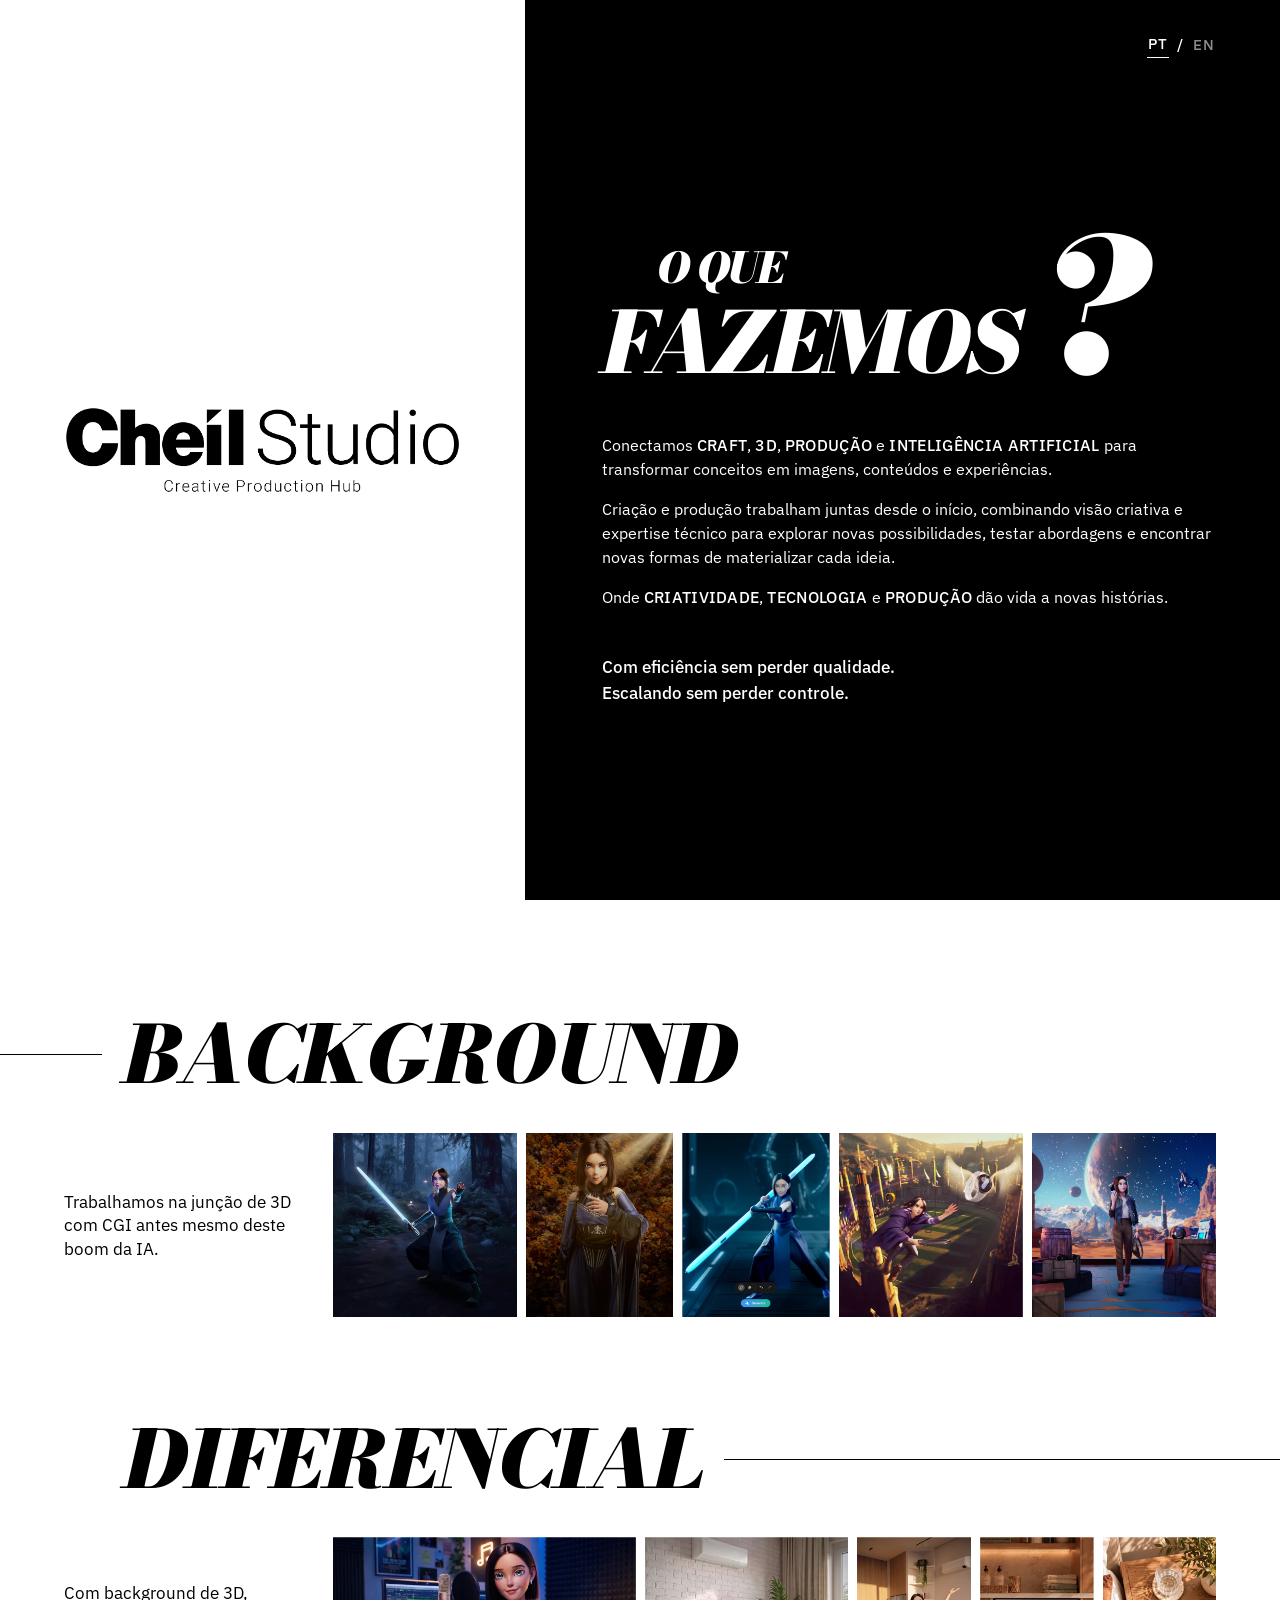
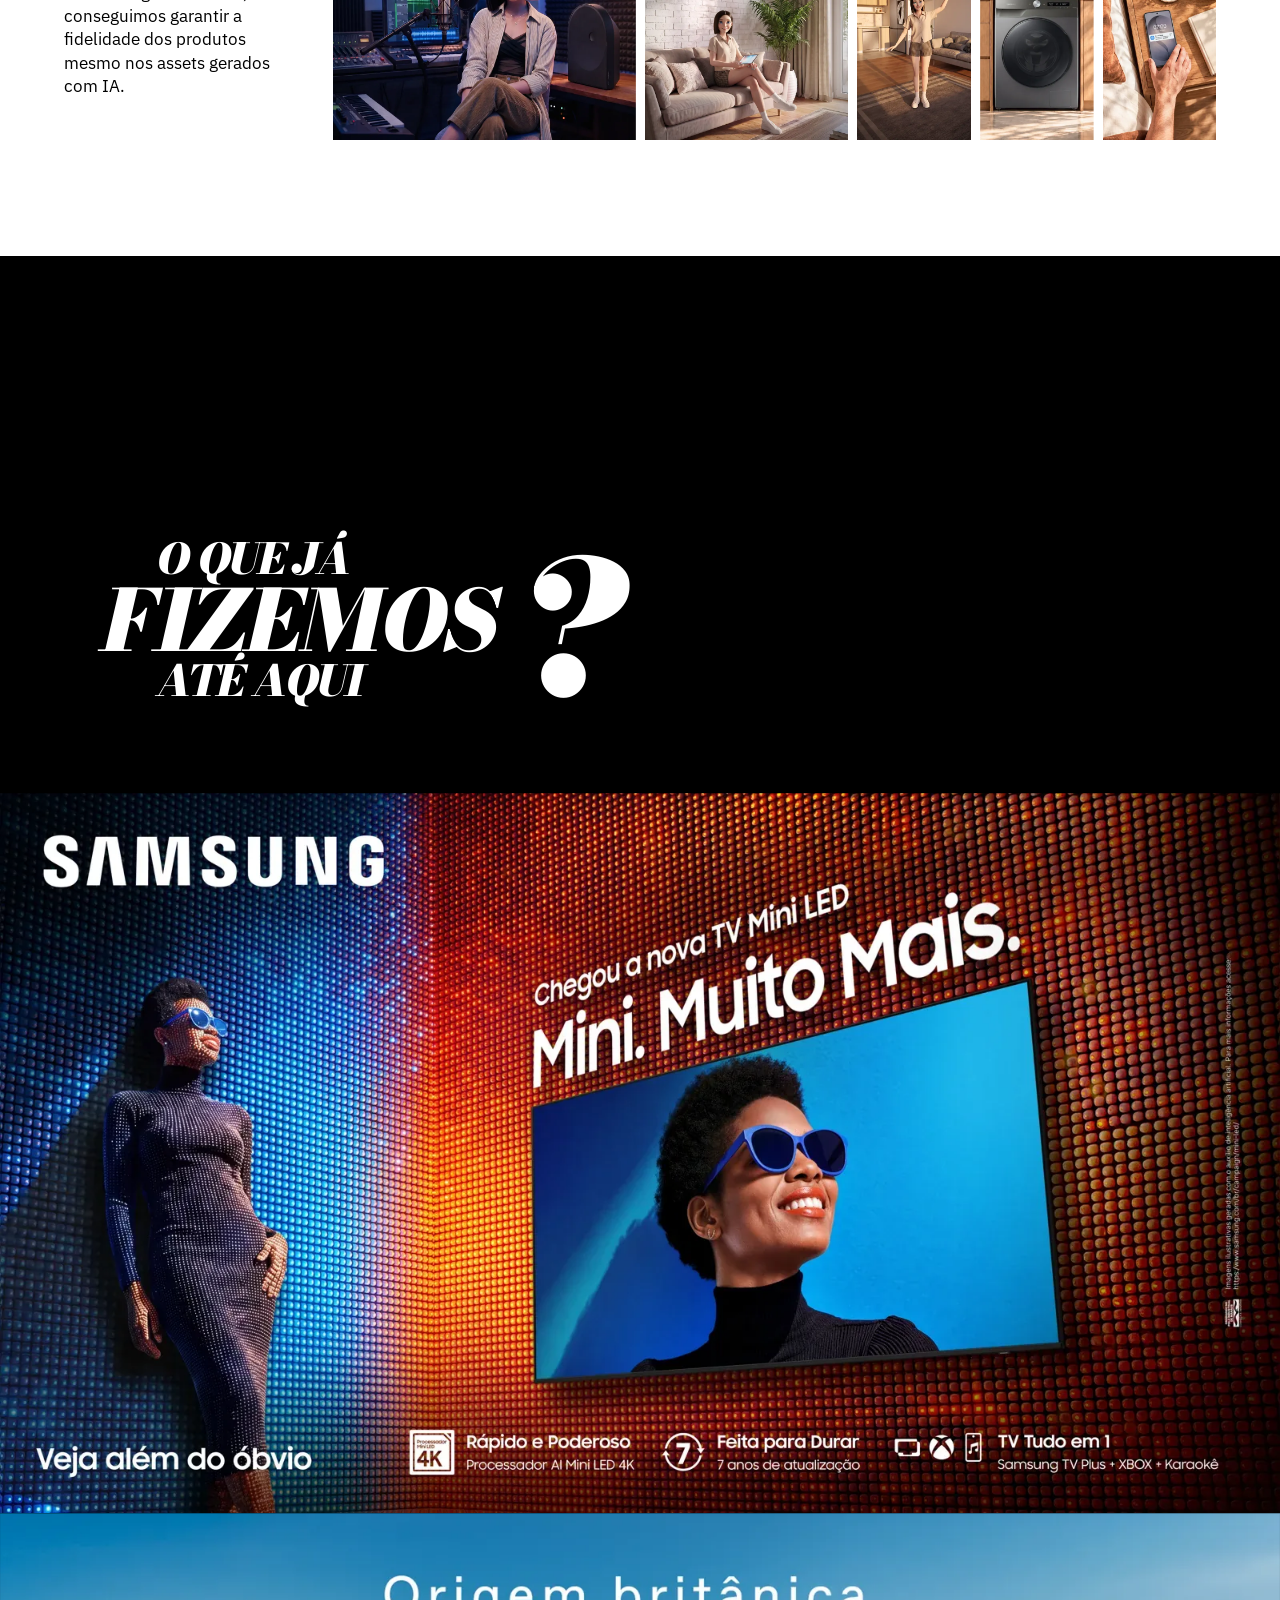
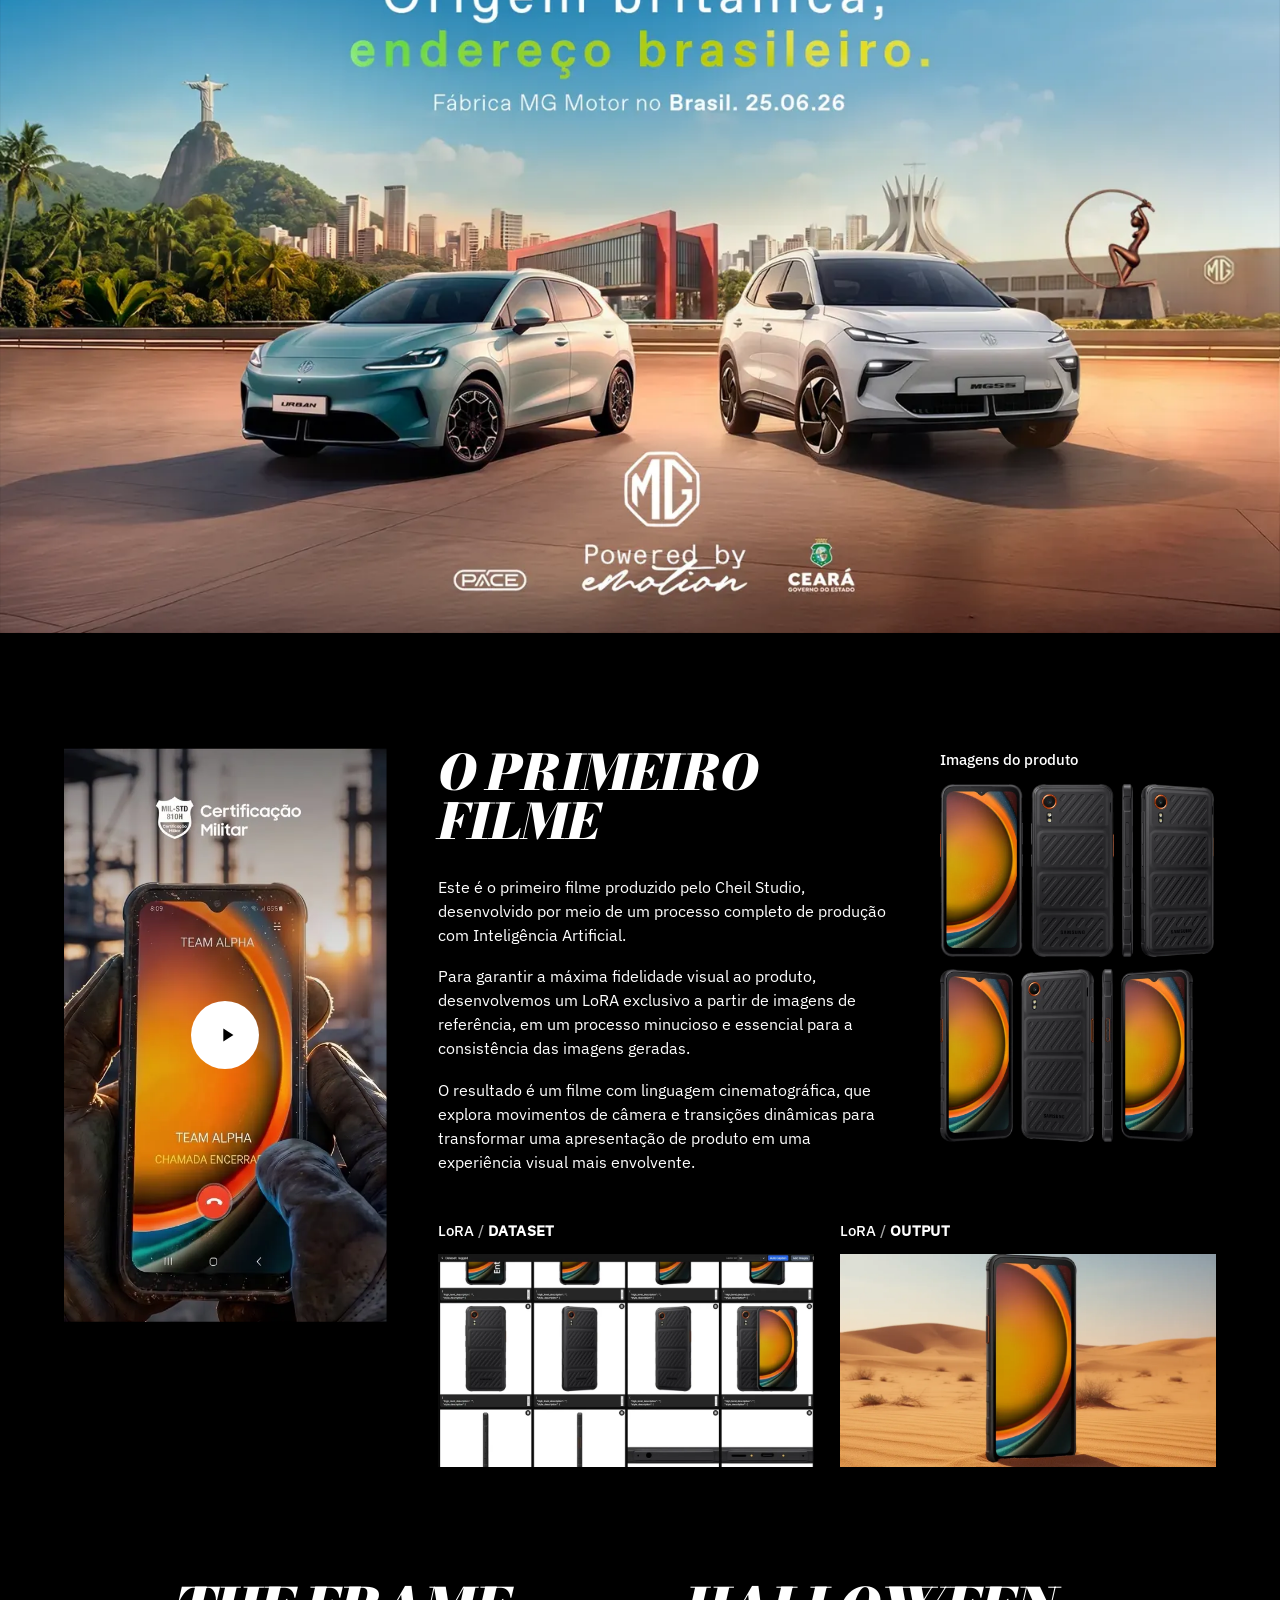
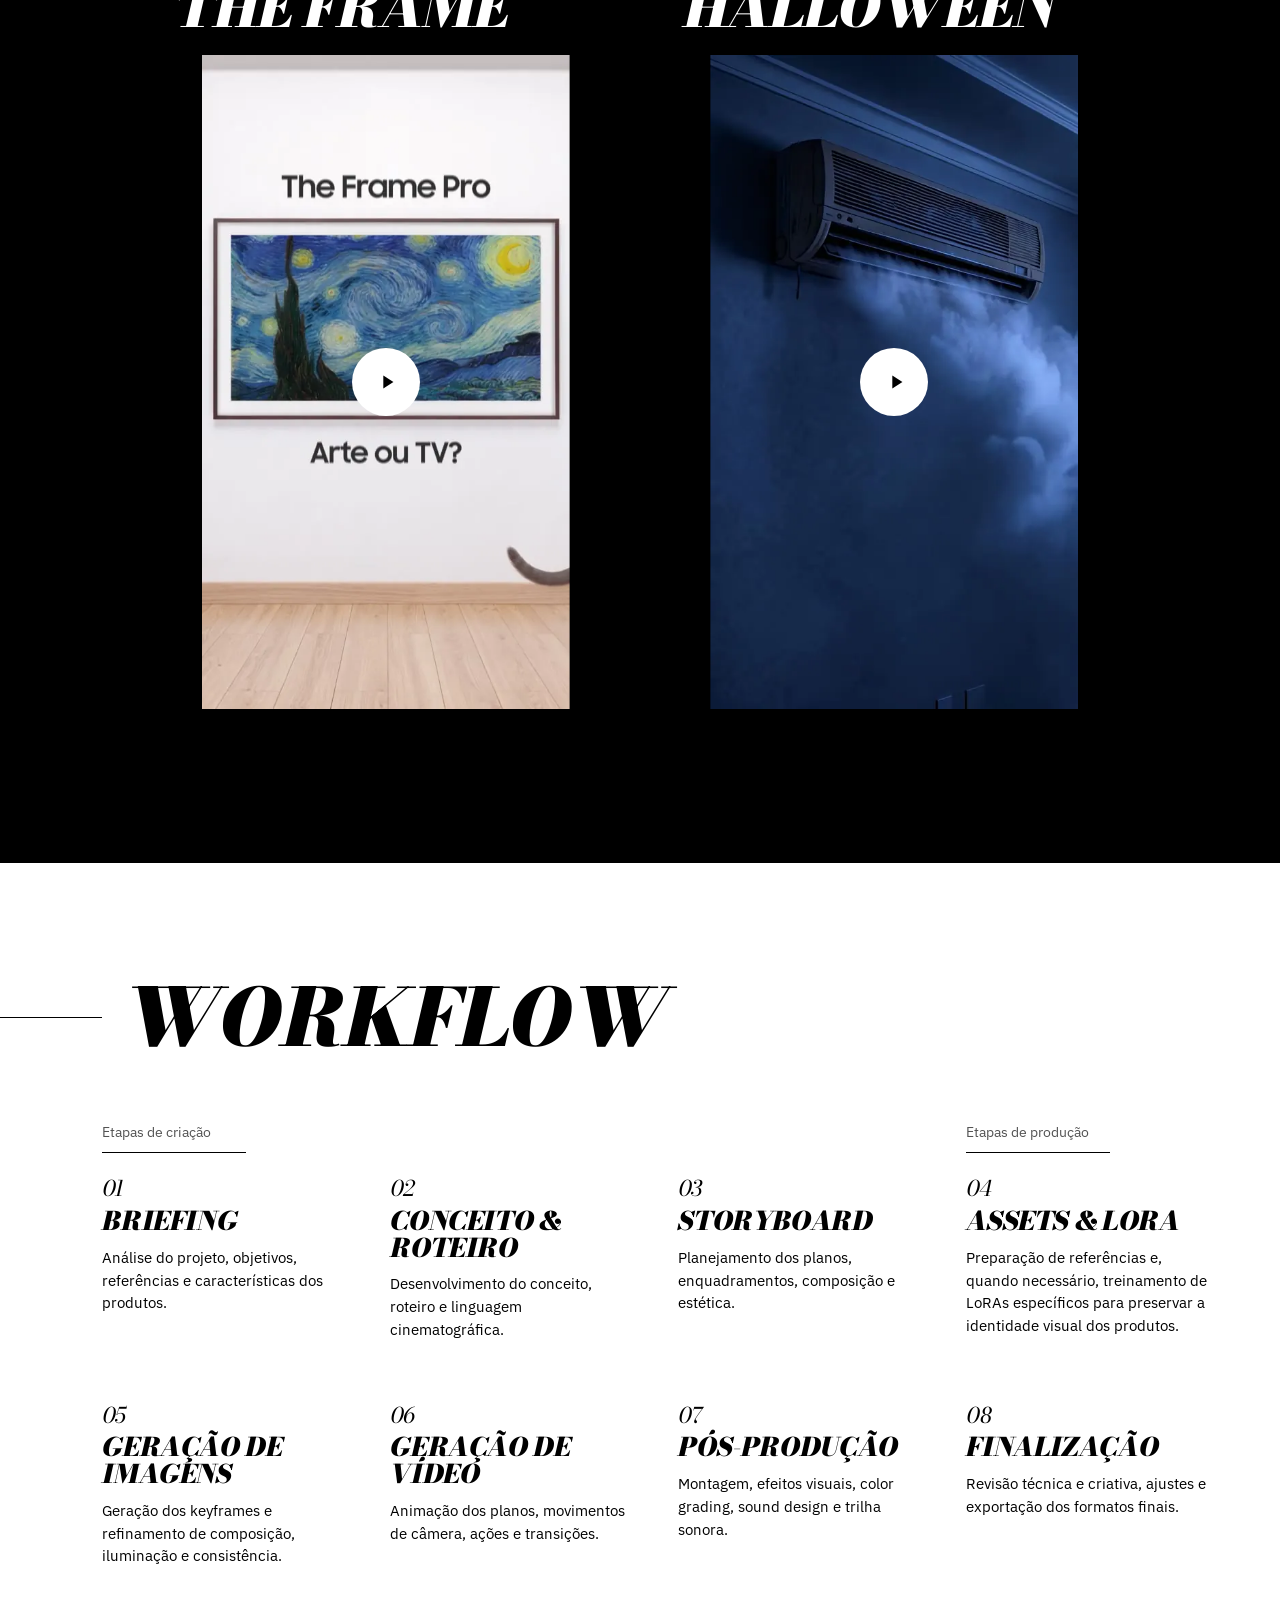
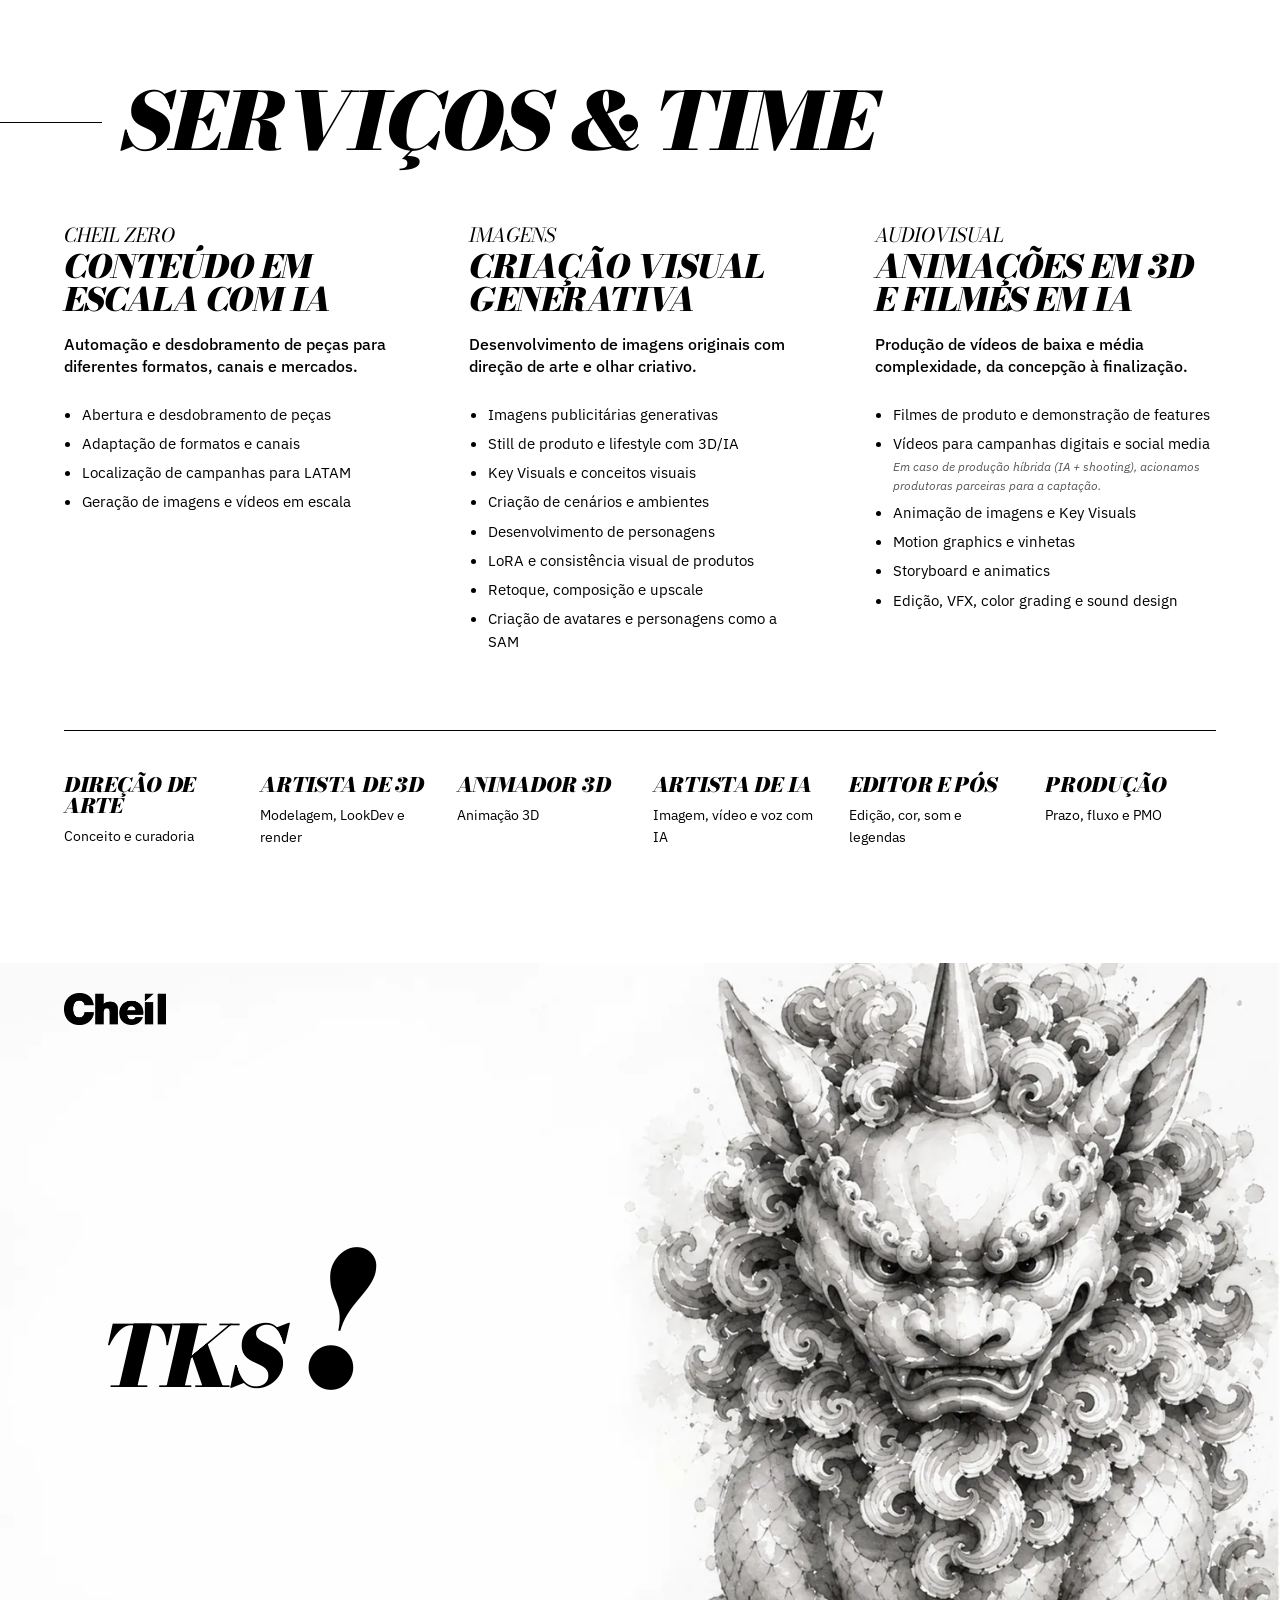
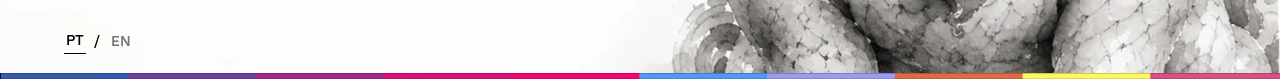
<file: docs/index.html>
<!doctype html>
<html lang="pt-BR">
<head>
<meta charset="utf-8">
<meta name="viewport" content="width=device-width, initial-scale=1">
<title>Cheil Studio | Creative Production Hub</title>
<meta name="description" content="Cheil Studio conecta craft, 3D, produção e inteligência artificial para transformar conceitos em imagens, conteúdos e experiências.">
<meta name="robots" content="noindex">
<meta name="theme-color" content="#000000">
<link rel="alternate" hreflang="pt-BR" href="./">
<link rel="alternate" hreflang="en" href="en/">
<link rel="icon" href="assets/img/favicon.png" type="image/png">
<link rel="preload" href="assets/fonts/bodoni-moda-latin-900-italic.woff2" as="font" type="font/woff2" crossorigin>
<link rel="preload" href="assets/fonts/ibm-plex-sans-latin-400-normal.woff2" as="font" type="font/woff2" crossorigin>
<link rel="stylesheet" href="assets/site.css">
<script>
(function (d) {
  d.classList.add("js");
  document.addEventListener("DOMContentLoaded", function () {
    requestAnimationFrame(function () { d.classList.add("ready"); });
  });
})(document.documentElement);
</script>
</head>
<body>
<div class="progress" aria-hidden="true"></div>
<a class="skip" href="#main">Ir para o conteúdo</a>
<nav class="lang" aria-label="Idioma / Language"><a href="./" lang="pt-BR" hreflang="pt-BR" aria-current="true">PT</a><span aria-hidden="true">/</span><a href="en/" lang="en" hreflang="en">EN</a></nav>

<header class="hero">
  <div class="hero-brand">
    <img src="assets/img/cheil-studio.png" width="1365" height="301" alt="Cheil Studio, Creative Production Hub">
  </div>
  <div class="hero-copy">
    <h1 class="lockup">
      <span class="lk-s">O que</span>
      <span class="lk-b">Fazemos</span>
      <span class="lk-q">?</span>
    </h1>
    <div class="intro">
      <p>Conectamos <b>craft</b>, <b>3D</b>, <b>produção</b> e <b>inteligência artificial</b> para transformar conceitos em imagens, conteúdos e experiências.</p>
      <p>Criação e produção trabalham juntas desde o início, combinando visão criativa e expertise técnico para explorar novas possibilidades, testar abordagens e encontrar novas formas de materializar cada ideia.</p>
      <p>Onde <b>criatividade</b>, <b>tecnologia</b> e <b>produção</b> dão vida a novas histórias.</p>
      <p class="close">Com eficiência sem perder qualidade.<br>Escalando sem perder controle.</p>
    </div>
  </div>
</header>

<main id="main">

  <section class="light proof">
    <div class="proof-row">
      <h2 class="rule-left" data-reveal="title"><span>Background</span></h2>
      <div class="proof-body">
        <p data-reveal="up">Trabalhamos na junção de 3D com CGI antes mesmo deste boom da IA.</p>
        <ul class="strip">
          <li style="--ar:1.0000;--i:0" data-reveal="img"><img src="assets/img/bg-1.webp" width="720" height="720" alt="Imagem da SAM criada pelo Cheil Studio" loading="lazy" decoding="async"></li>
          <li style="--ar:0.8000;--i:1" data-reveal="img"><img src="assets/img/bg-2.webp" width="576" height="720" alt="Imagem da SAM criada pelo Cheil Studio" loading="lazy" decoding="async"></li>
          <li style="--ar:0.8000;--i:2" data-reveal="img"><img src="assets/img/bg-3.webp" width="576" height="720" alt="Imagem da SAM criada pelo Cheil Studio" loading="lazy" decoding="async"></li>
          <li style="--ar:1.0000;--i:3" data-reveal="img"><img src="assets/img/bg-4.webp" width="720" height="720" alt="Imagem da SAM criada pelo Cheil Studio" loading="lazy" decoding="async"></li>
          <li style="--ar:1.0000;--i:4" data-reveal="img"><img src="assets/img/bg-5.webp" width="720" height="720" alt="Imagem da SAM criada pelo Cheil Studio" loading="lazy" decoding="async"></li>
        </ul>
      </div>
    </div>
    <div class="proof-row">
      <h2 class="rule-right" data-reveal="title"><span>Diferencial</span></h2>
      <div class="proof-body">
        <p data-reveal="up">Com background de 3D, conseguimos garantir a fidelidade dos produtos mesmo nos assets gerados com IA.</p>
        <ul class="strip">
          <li style="--ar:1.4917;--i:0" data-reveal="img"><img src="assets/img/df-1.webp" width="1074" height="720" alt="Imagem criada pelo Cheil Studio com produto em ambiente doméstico" loading="lazy" decoding="async"></li>
          <li style="--ar:1.0000;--i:1" data-reveal="img"><img src="assets/img/df-2.webp" width="720" height="720" alt="Imagem criada pelo Cheil Studio com produto em ambiente doméstico" loading="lazy" decoding="async"></li>
          <li style="--ar:0.5625;--i:2" data-reveal="img"><img src="assets/img/df-3.webp" width="405" height="720" alt="Imagem criada pelo Cheil Studio com produto em ambiente doméstico" loading="lazy" decoding="async"></li>
          <li style="--ar:0.5583;--i:3" data-reveal="img"><img src="assets/img/df-4.webp" width="402" height="720" alt="Imagem criada pelo Cheil Studio com produto em ambiente doméstico" loading="lazy" decoding="async"></li>
          <li style="--ar:0.5583;--i:4" data-reveal="img"><img src="assets/img/df-5.webp" width="402" height="720" alt="Imagem criada pelo Cheil Studio com produto em ambiente doméstico" loading="lazy" decoding="async"></li>
        </ul>
      </div>
    </div>
  </section>

  <section class="dark work">
    <h2 class="lockup lockup-2" data-reveal="lockup">
      <span class="lk-s">O que já</span>
      <span class="lk-b">Fizemos</span>
      <span class="lk-s lk-s2">até aqui</span>
      <span class="lk-q">?</span>
    </h2>
    <figure class="kv" data-reveal="wipe"><img src="assets/img/kv-samsung.webp" width="1600" height="900" alt="Key visual da TV Samsung Mini LED" loading="lazy" decoding="async"></figure>
    <figure class="kv" data-reveal="wipe"><img src="assets/img/kv-mg.webp" width="1600" height="900" alt="Key visual da fábrica MG Motor no Brasil" loading="lazy" decoding="async"></figure>

    <div class="film">
      <div class="film-video" data-reveal="img">
        <a class="video" href="https://youtube.com/shorts/Mpg3vCMuUq4" data-yt="Mpg3vCMuUq4" data-title="Filme do smartphone robusto da Samsung" target="_blank" rel="noopener">
          <img src="assets/img/poster-rugged.webp" width="540" height="960" alt="" loading="lazy" decoding="async">
          <span class="play" aria-hidden="true"><svg viewBox="0 0 24 24" width="22" height="22"><path d="M8 5v14l11-7z" fill="currentColor"/></svg></span>
          <span class="sr">Assistir: Filme do smartphone robusto da Samsung</span>
        </a>
      </div>
      <div class="film-text">
        <h2 data-reveal="title"><span>O primeiro filme</span></h2>
        <p data-reveal="up" style="--i:1">Este é o primeiro filme produzido pelo Cheil Studio, desenvolvido por meio de um processo completo de produção com Inteligência Artificial.</p>
        <p data-reveal="up" style="--i:2">Para garantir a máxima fidelidade visual ao produto, desenvolvemos um LoRA exclusivo a partir de imagens de referência, em um processo minucioso e essencial para a consistência das imagens geradas.</p>
        <p data-reveal="up" style="--i:3">O resultado é um filme com linguagem cinematográfica, que explora movimentos de câmera e transições dinâmicas para transformar uma apresentação de produto em uma experiência visual mais envolvente.</p>
      </div>
      <figure class="film-product" data-reveal="phones">
        <figcaption>Imagens do produto</figcaption>
        <div class="phones"><img style="--i:0" src="assets/img/p-front.webp" width="270" height="560" alt="Imagem de referência do produto" loading="lazy" decoding="async"><img style="--i:1" src="assets/img/p-back.webp" width="268" height="560" alt="Imagem de referência do produto" loading="lazy" decoding="async"><img style="--i:2" src="assets/img/p-side-l.webp" width="36" height="560" alt="Imagem de referência do produto" loading="lazy" decoding="async"><img style="--i:3" src="assets/img/p-back-l.webp" width="236" height="560" alt="Imagem de referência do produto" loading="lazy" decoding="async"><img style="--i:4" src="assets/img/p-front-l.webp" width="235" height="560" alt="Imagem de referência do produto" loading="lazy" decoding="async"><img style="--i:5" src="assets/img/p-back-r.webp" width="236" height="560" alt="Imagem de referência do produto" loading="lazy" decoding="async"><img style="--i:6" src="assets/img/p-side-r.webp" width="36" height="560" alt="Imagem de referência do produto" loading="lazy" decoding="async"><img style="--i:7" src="assets/img/p-front-r.webp" width="235" height="560" alt="Imagem de referência do produto" loading="lazy" decoding="async"></div>
      </figure>
      <div class="film-lora">
        <figure data-reveal="up">
          <figcaption>LoRA <span>/</span> <b>Dataset</b></figcaption>
          <img src="assets/img/lora-dataset.webp" width="1100" height="622" alt="Dataset de imagens usado no treinamento do LoRA" loading="lazy" decoding="async">
        </figure>
        <figure data-reveal="up" style="--i:1">
          <figcaption>LoRA <span>/</span> <b>Output</b></figcaption>
          <img src="assets/img/lora-output.webp" width="1100" height="622" alt="Imagem do produto gerada com o LoRA" loading="lazy" decoding="async">
        </figure>
      </div>
    </div>

    <div class="shorts">
      <div class="short" data-reveal="short">
        <h2><span>The Frame</span></h2>
        <a class="video" href="https://youtube.com/shorts/--p7Br24lgE" data-yt="--p7Br24lgE" data-title="The Frame" target="_blank" rel="noopener">
          <img src="assets/img/poster-frame.webp" width="540" height="960" alt="" loading="lazy" decoding="async">
          <span class="play" aria-hidden="true"><svg viewBox="0 0 24 24" width="22" height="22"><path d="M8 5v14l11-7z" fill="currentColor"/></svg></span>
          <span class="sr">Assistir: The Frame</span>
        </a>
      </div>
      <div class="short" data-reveal="short" style="--i:1">
        <h2><span>Halloween</span></h2>
        <a class="video" href="https://youtube.com/shorts/gDC9ayivP5s" data-yt="gDC9ayivP5s" data-title="Halloween" target="_blank" rel="noopener">
          <img src="assets/img/poster-halloween.webp" width="540" height="960" alt="" loading="lazy" decoding="async">
          <span class="play" aria-hidden="true"><svg viewBox="0 0 24 24" width="22" height="22"><path d="M8 5v14l11-7z" fill="currentColor"/></svg></span>
          <span class="sr">Assistir: Halloween</span>
        </a>
      </div>
    </div>
  </section>

  <section class="light workflow">
    <h2 class="rule-left" data-reveal="title"><span>Workflow</span></h2>
    <ol class="steps">
        <li class="wf-group g1" data-reveal="up"><span>Etapas de criação</span></li>
        <li class="step s1" data-reveal="up" style="--i:0"><span class="num">01</span><h3>Briefing</h3><p>Análise do projeto, objetivos, referências e características dos produtos.</p></li>
        <li class="step s2" data-reveal="up" style="--i:1"><span class="num">02</span><h3>Conceito &amp; Roteiro</h3><p>Desenvolvimento do conceito, roteiro e linguagem cinematográfica.</p></li>
        <li class="step s3" data-reveal="up" style="--i:2"><span class="num">03</span><h3>Storyboard</h3><p>Planejamento dos planos, enquadramentos, composição e estética.</p></li>
        <li class="wf-group g2" data-reveal="up" style="--i:3"><span>Etapas de produção</span></li>
        <li class="step s4" data-reveal="up" style="--i:3"><span class="num">04</span><h3>Assets &amp; LoRA</h3><p>Preparação de referências e, quando necessário, treinamento de LoRAs específicos para preservar a identidade visual dos produtos.</p></li>
        <li class="step s5" data-reveal="up" style="--i:0"><span class="num">05</span><h3>Geração de imagens</h3><p>Geração dos keyframes e refinamento de composição, iluminação e consistência.</p></li>
        <li class="step s6" data-reveal="up" style="--i:1"><span class="num">06</span><h3>Geração de vídeo</h3><p>Animação dos planos, movimentos de câmera, ações e transições.</p></li>
        <li class="step s7" data-reveal="up" style="--i:2"><span class="num">07</span><h3>Pós-produção</h3><p>Montagem, efeitos visuais, color grading, sound design e trilha sonora.</p></li>
        <li class="step s8" data-reveal="up" style="--i:3"><span class="num">08</span><h3>Finalização</h3><p>Revisão técnica e criativa, ajustes e exportação dos formatos finais.</p></li>
    </ol>
  </section>

  <section class="light services">
    <h2 class="rule-left" data-reveal="title"><span>Serviços &amp; time</span></h2>
    <div class="service-grid">
        <article class="service" data-reveal="up" style="--i:0">
          <p class="kicker">Cheil Zero</p>
          <h3>Conteúdo em escala com IA</h3>
          <p class="lead">Automação e desdobramento de peças para diferentes formatos, canais e mercados.</p>
          <ul><li>Abertura e desdobramento de peças</li><li>Adaptação de formatos e canais</li><li>Localização de campanhas para LATAM</li><li>Geração de imagens e vídeos em escala</li></ul>
        </article>
        <article class="service" data-reveal="up" style="--i:1">
          <p class="kicker">Imagens</p>
          <h3>Criação visual generativa</h3>
          <p class="lead">Desenvolvimento de imagens originais com direção de arte e olhar criativo.</p>
          <ul><li>Imagens publicitárias generativas</li><li>Still de produto e lifestyle com 3D/IA</li><li>Key Visuals e conceitos visuais</li><li>Criação de cenários e ambientes</li><li>Desenvolvimento de personagens</li><li>LoRA e consistência visual de produtos</li><li>Retoque, composição e upscale</li><li>Criação de avatares e personagens como a SAM</li></ul>
        </article>
        <article class="service" data-reveal="up" style="--i:2">
          <p class="kicker">Audiovisual</p>
          <h3>Animações em 3D e filmes em IA</h3>
          <p class="lead">Produção de vídeos de baixa e média complexidade, da concepção à finalização.</p>
          <ul><li>Filmes de produto e demonstração de features</li><li>Vídeos para campanhas digitais e social media<small>Em caso de produção híbrida (IA + shooting), acionamos produtoras parceiras para a captação.</small></li><li>Animação de imagens e Key Visuals</li><li>Motion graphics e vinhetas</li><li>Storyboard e animatics</li><li>Edição, VFX, color grading e sound design</li></ul>
        </article>
    </div>
    <ul class="team">
          <li data-reveal="up" style="--i:0"><h3>Direção de arte</h3><p>Conceito e curadoria</p></li>
          <li data-reveal="up" style="--i:1"><h3>Artista de 3D</h3><p>Modelagem, LookDev e render</p></li>
          <li data-reveal="up" style="--i:2"><h3>Animador 3D</h3><p>Animação 3D</p></li>
          <li data-reveal="up" style="--i:3"><h3>Artista de IA</h3><p>Imagem, vídeo e voz com IA</p></li>
          <li data-reveal="up" style="--i:4"><h3>Editor e pós</h3><p>Edição, cor, som e legendas</p></li>
          <li data-reveal="up" style="--i:5"><h3>Produção</h3><p>Prazo, fluxo e PMO</p></li>
    </ul>
  </section>

</main>

<footer class="end">
  <img class="end-logo" src="assets/img/cheil.png" width="400" height="123" alt="Cheil">
  <p class="lockup lockup-end" aria-label="Thanks!" data-reveal="lockup">
    <span class="lk-b">tks</span>
    <span class="lk-q">!</span>
  </p>
  <img class="end-lion" data-reveal="lion" src="assets/img/lion.webp" width="1500" height="824" alt="" loading="lazy" decoding="async">
  <nav class="lang-end" aria-label="Idioma / Language"><a href="./" lang="pt-BR" hreflang="pt-BR" aria-current="true">PT</a><span aria-hidden="true">/</span><a href="en/" lang="en" hreflang="en">EN</a></nav>
  <div class="end-strip" aria-hidden="true"></div>
</footer>

<script src="assets/site.js" defer onerror="document.documentElement.classList.remove('js')"></script>
</body>
</html>
</file>
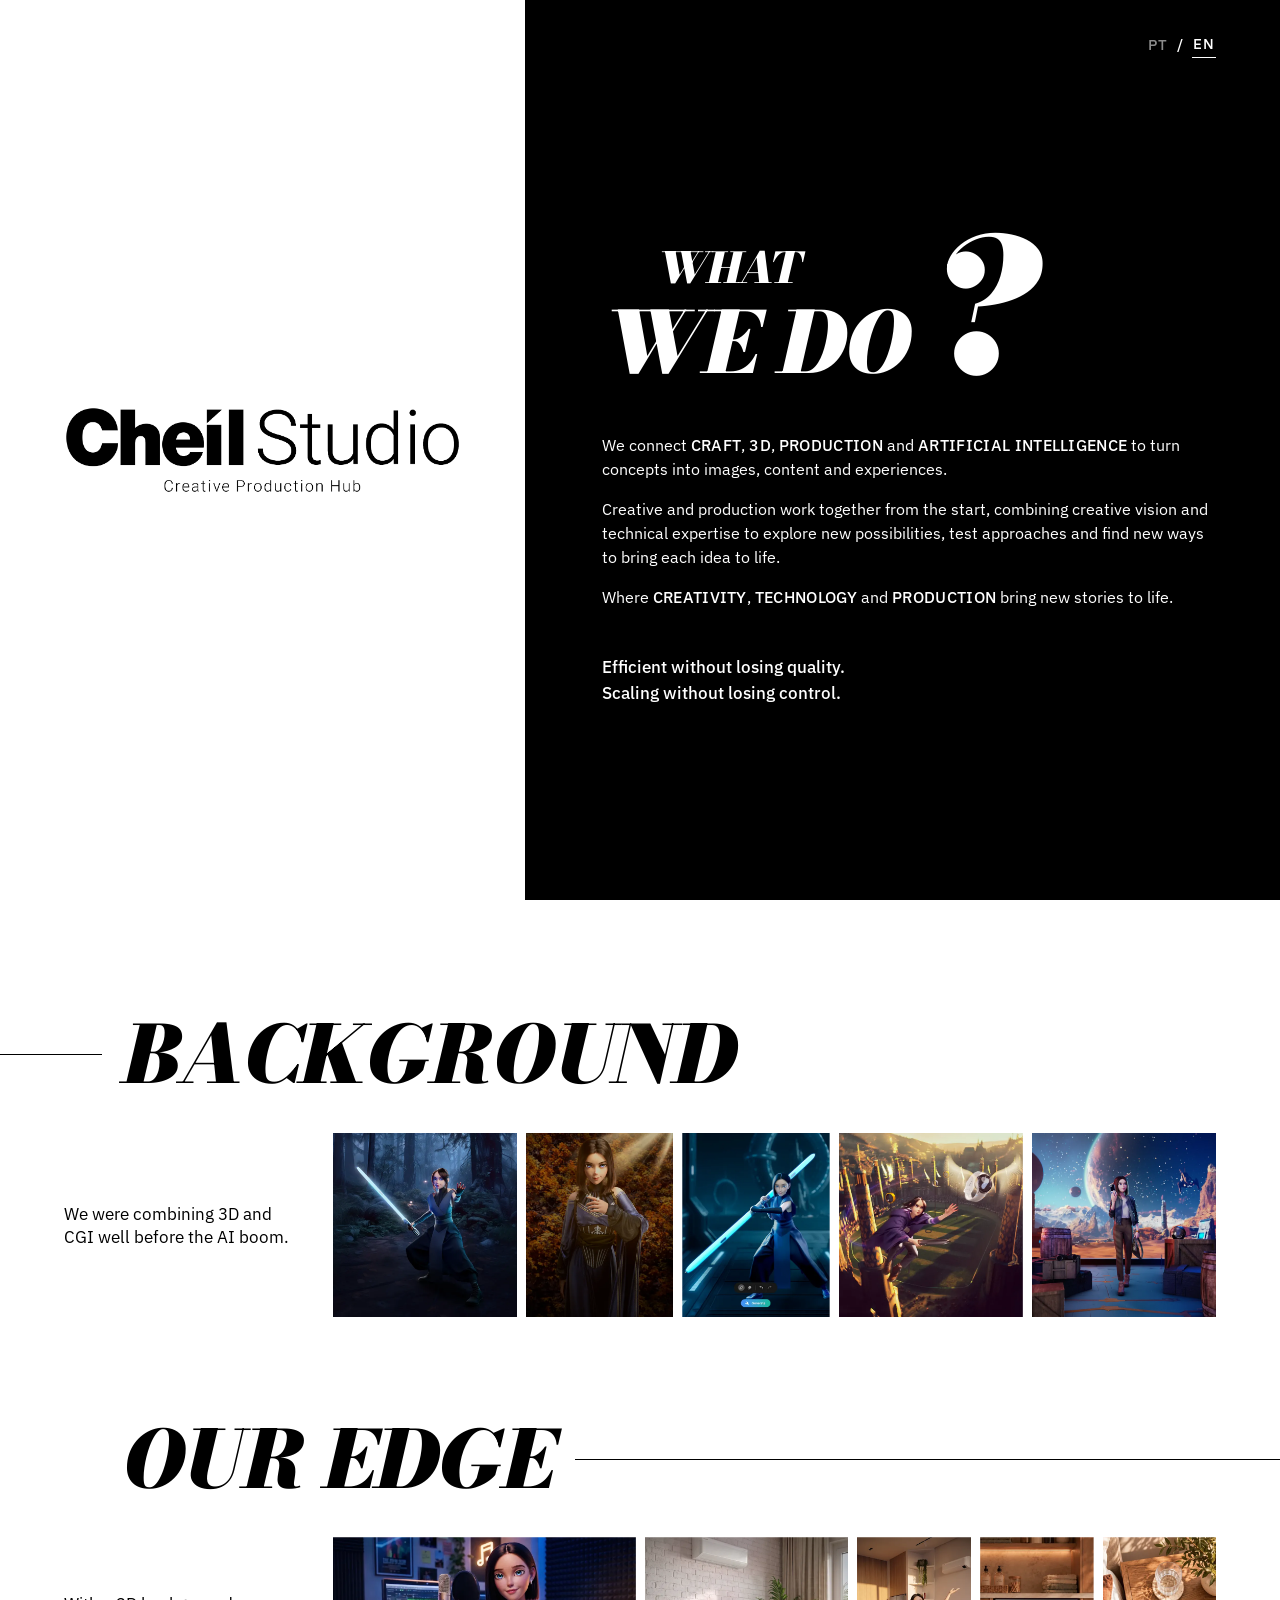
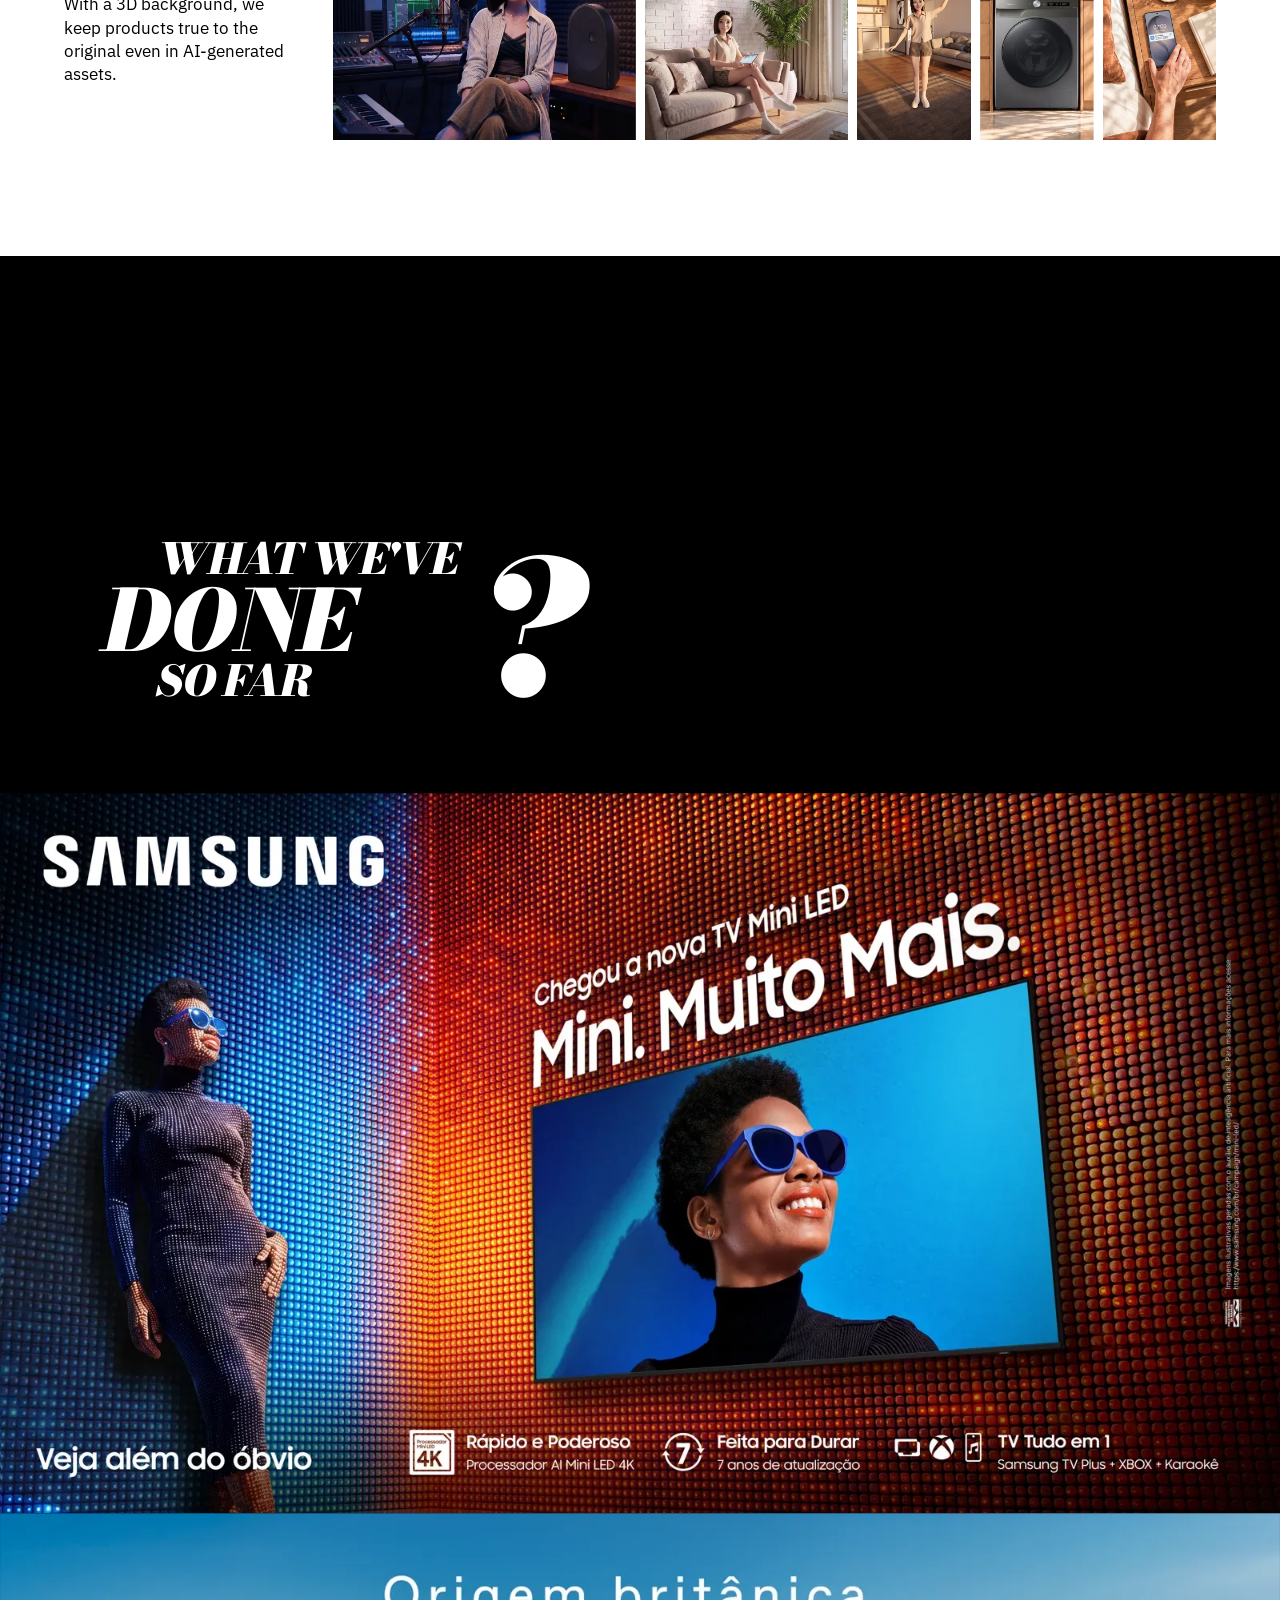
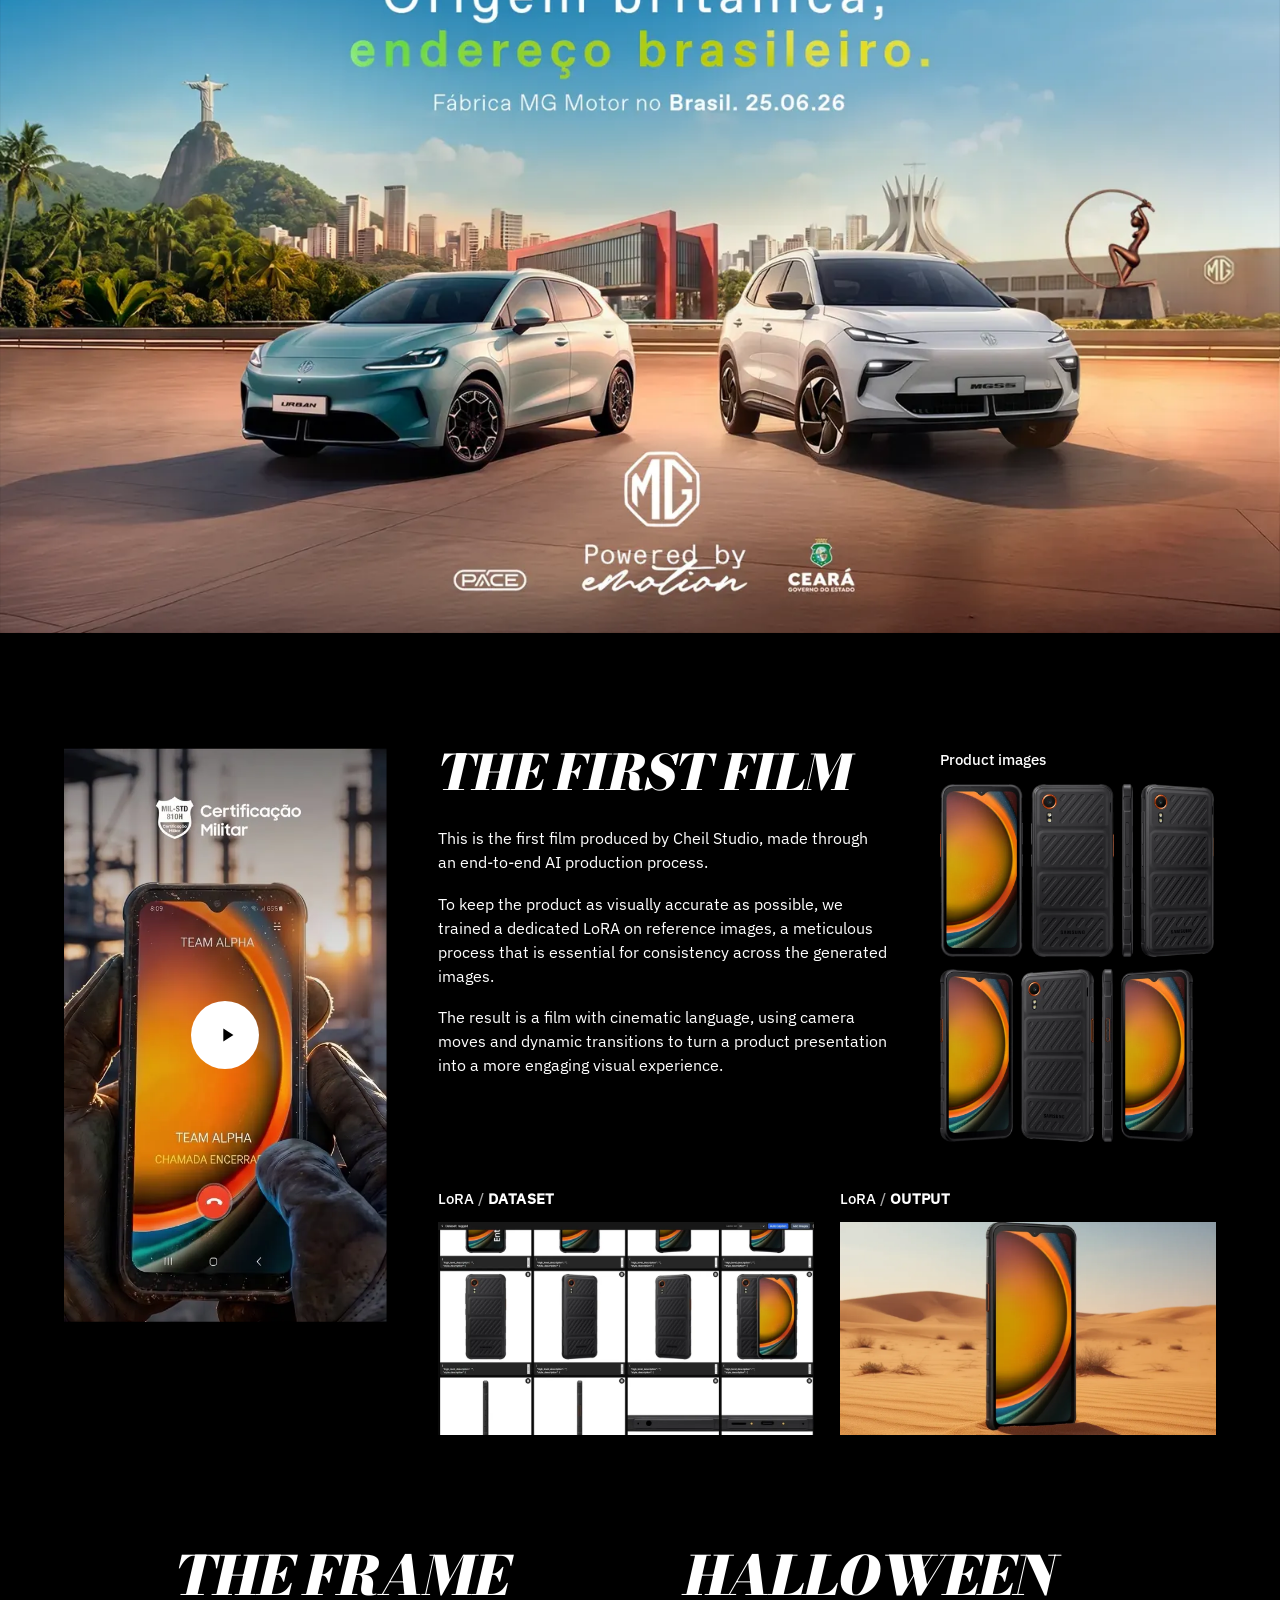
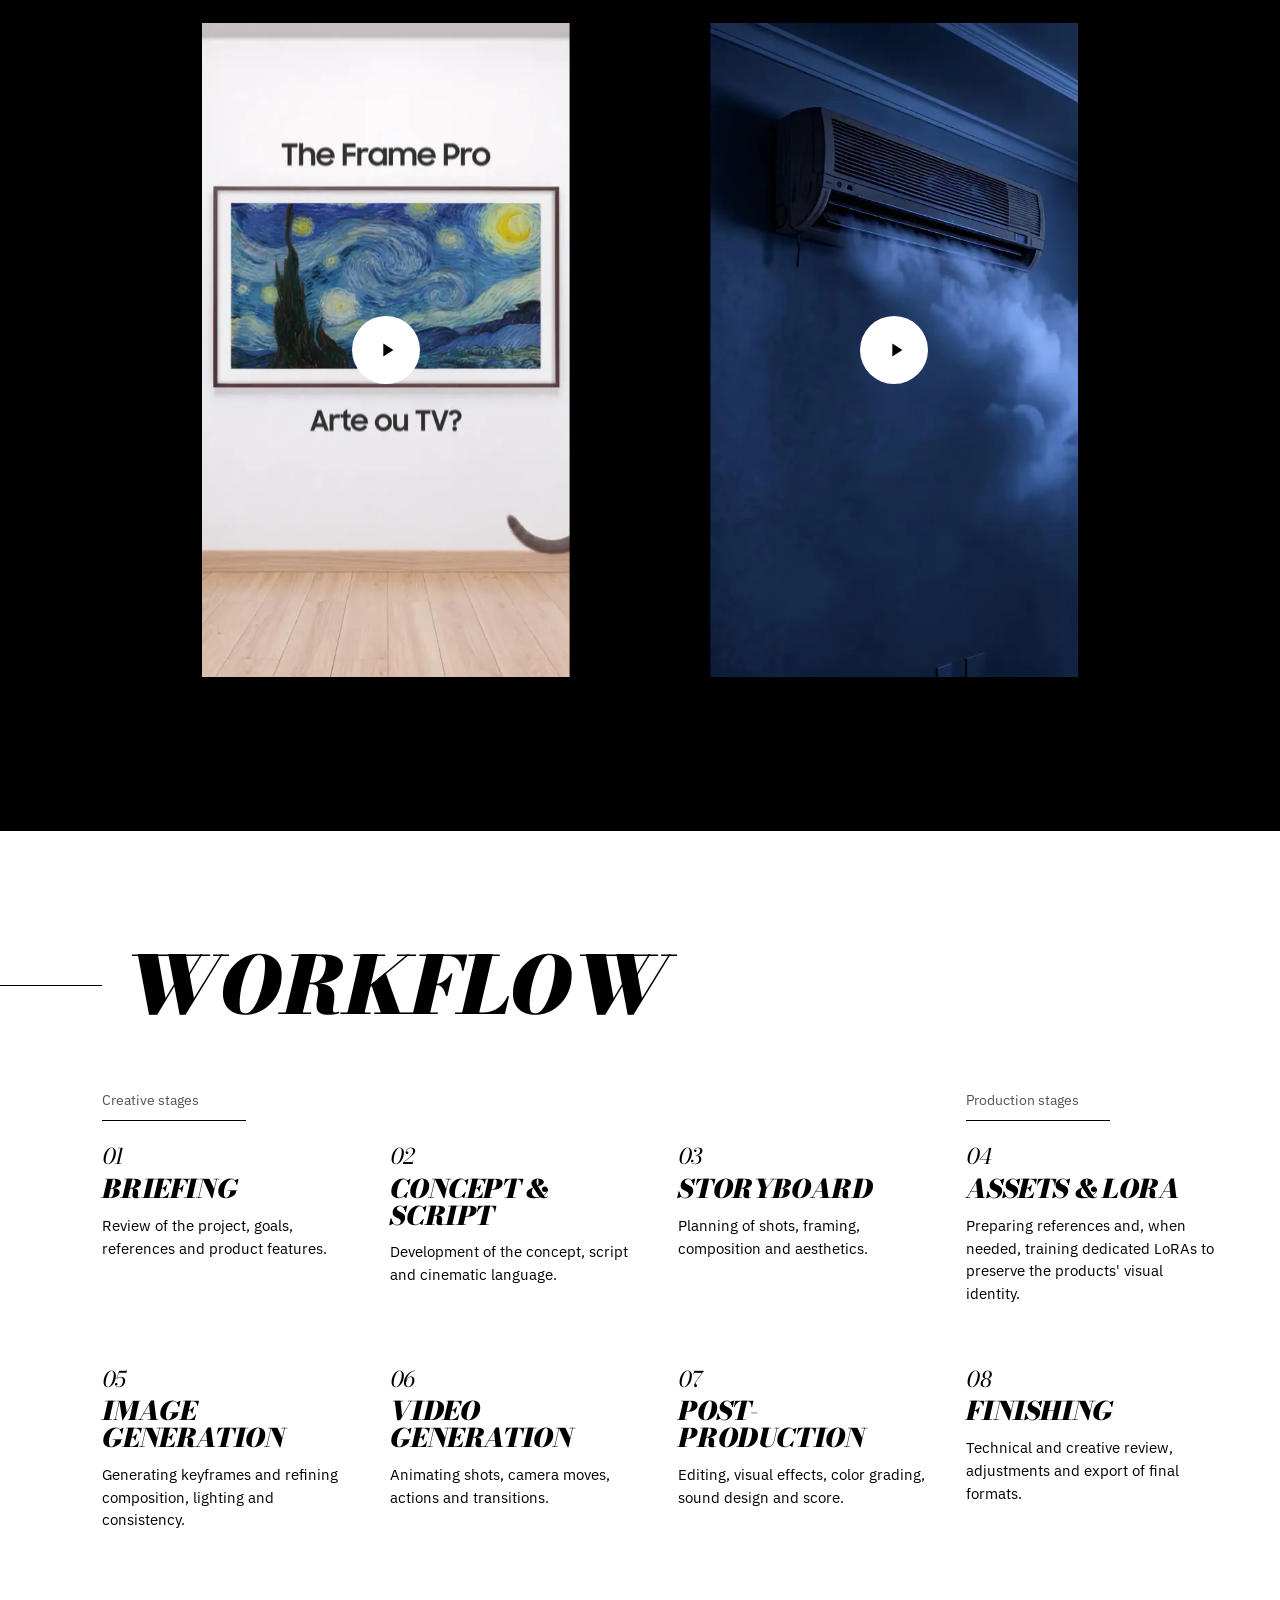
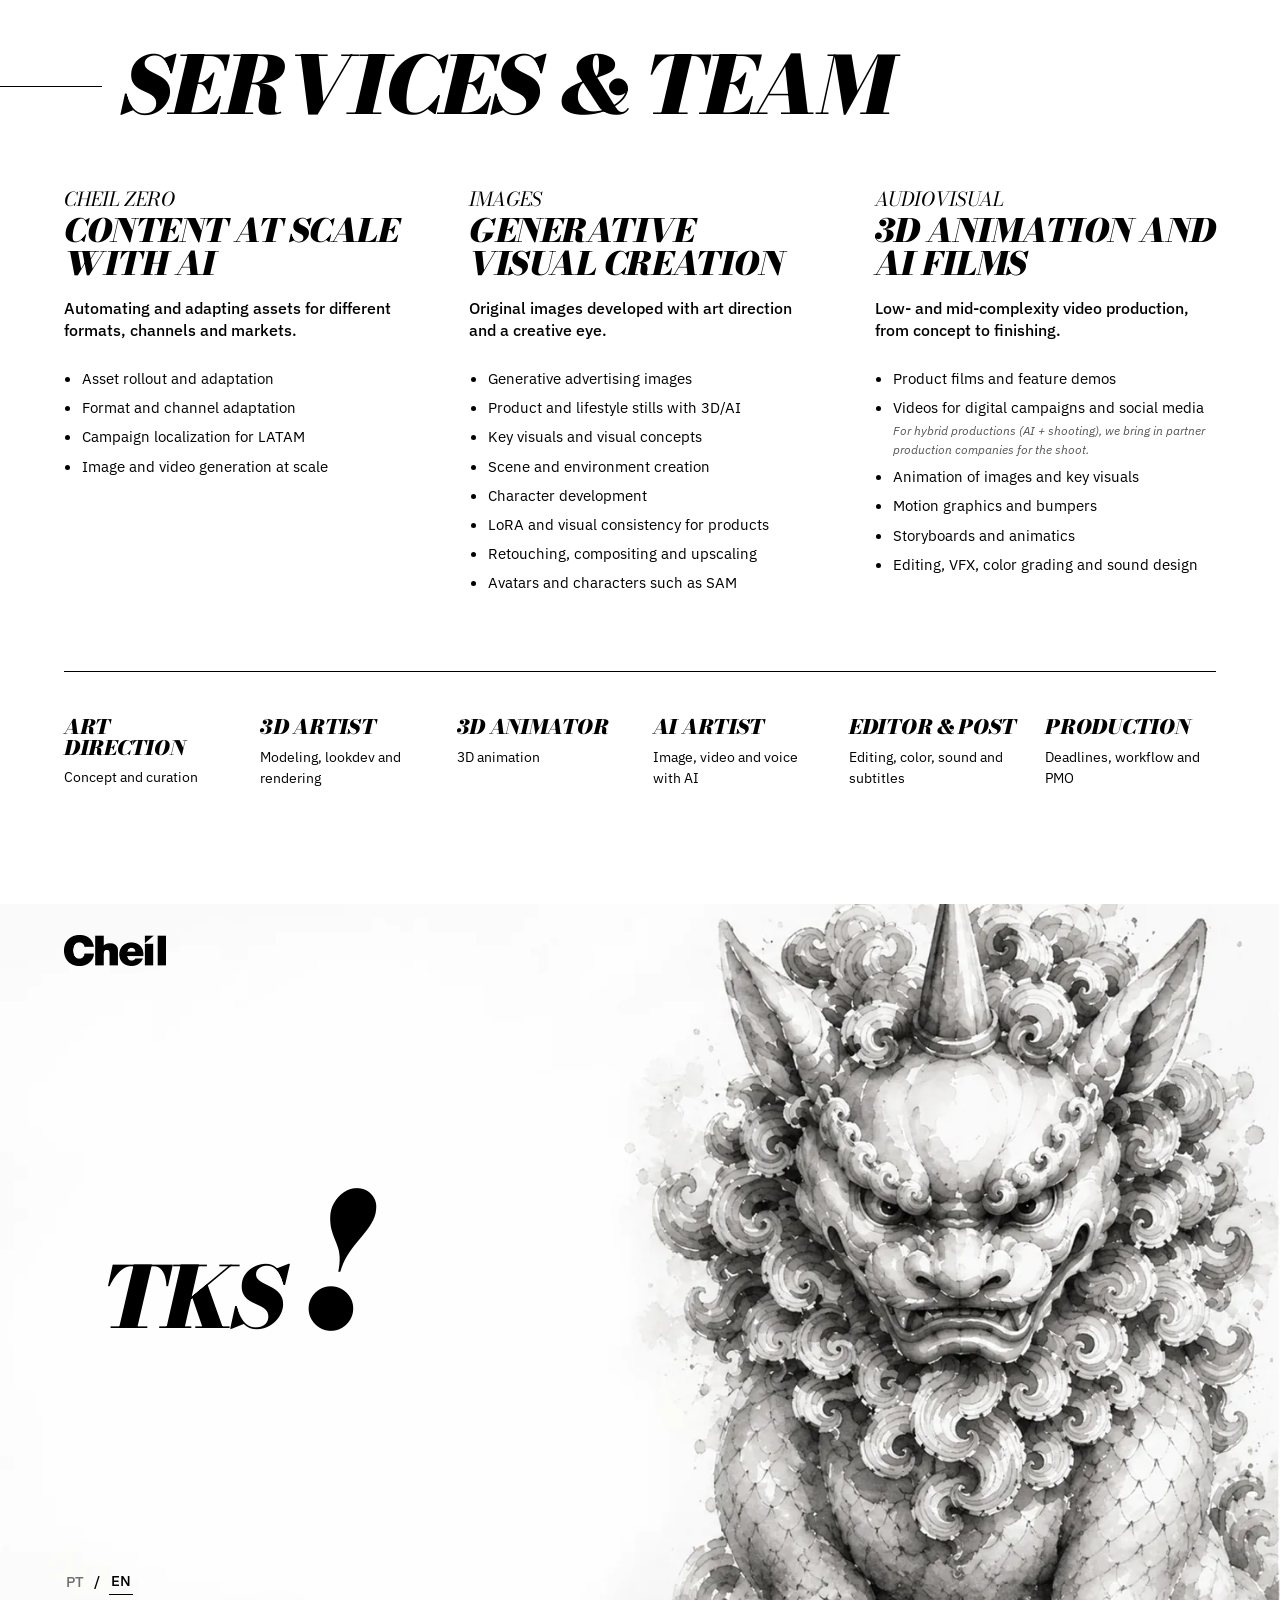
<file: docs/en/index.html>
<!doctype html>
<html lang="en">
<head>
<meta charset="utf-8">
<meta name="viewport" content="width=device-width, initial-scale=1">
<title>Cheil Studio | Creative Production Hub</title>
<meta name="description" content="Cheil Studio connects craft, 3D, production and artificial intelligence to turn concepts into images, content and experiences.">
<meta name="robots" content="noindex">
<meta name="theme-color" content="#000000">
<link rel="alternate" hreflang="pt-BR" href="../">
<link rel="alternate" hreflang="en" href="./">
<link rel="icon" href="../assets/img/favicon.png" type="image/png">
<link rel="preload" href="../assets/fonts/bodoni-moda-latin-900-italic.woff2" as="font" type="font/woff2" crossorigin>
<link rel="preload" href="../assets/fonts/ibm-plex-sans-latin-400-normal.woff2" as="font" type="font/woff2" crossorigin>
<link rel="stylesheet" href="../assets/site.css">
<script>
(function (d) {
  d.classList.add("js");
  document.addEventListener("DOMContentLoaded", function () {
    requestAnimationFrame(function () { d.classList.add("ready"); });
  });
})(document.documentElement);
</script>
</head>
<body>
<div class="progress" aria-hidden="true"></div>
<a class="skip" href="#main">Skip to content</a>
<nav class="lang" aria-label="Idioma / Language"><a href="../" lang="pt-BR" hreflang="pt-BR">PT</a><span aria-hidden="true">/</span><a href="./" lang="en" hreflang="en" aria-current="true">EN</a></nav>

<header class="hero">
  <div class="hero-brand">
    <img src="../assets/img/cheil-studio.png" width="1365" height="301" alt="Cheil Studio, Creative Production Hub">
  </div>
  <div class="hero-copy">
    <h1 class="lockup">
      <span class="lk-s">What</span>
      <span class="lk-b">We do</span>
      <span class="lk-q">?</span>
    </h1>
    <div class="intro">
      <p>We connect <b>craft</b>, <b>3D</b>, <b>production</b> and <b>artificial intelligence</b> to turn concepts into images, content and experiences.</p>
      <p>Creative and production work together from the start, combining creative vision and technical expertise to explore new possibilities, test approaches and find new ways to bring each idea to life.</p>
      <p>Where <b>creativity</b>, <b>technology</b> and <b>production</b> bring new stories to life.</p>
      <p class="close">Efficient without losing quality.<br>Scaling without losing control.</p>
    </div>
  </div>
</header>

<main id="main">

  <section class="light proof">
    <div class="proof-row">
      <h2 class="rule-left" data-reveal="title"><span>Background</span></h2>
      <div class="proof-body">
        <p data-reveal="up">We were combining 3D and CGI well before the AI boom.</p>
        <ul class="strip">
          <li style="--ar:1.0000;--i:0" data-reveal="img"><img src="../assets/img/bg-1.webp" width="720" height="720" alt="Image of SAM created by Cheil Studio" loading="lazy" decoding="async"></li>
          <li style="--ar:0.8000;--i:1" data-reveal="img"><img src="../assets/img/bg-2.webp" width="576" height="720" alt="Image of SAM created by Cheil Studio" loading="lazy" decoding="async"></li>
          <li style="--ar:0.8000;--i:2" data-reveal="img"><img src="../assets/img/bg-3.webp" width="576" height="720" alt="Image of SAM created by Cheil Studio" loading="lazy" decoding="async"></li>
          <li style="--ar:1.0000;--i:3" data-reveal="img"><img src="../assets/img/bg-4.webp" width="720" height="720" alt="Image of SAM created by Cheil Studio" loading="lazy" decoding="async"></li>
          <li style="--ar:1.0000;--i:4" data-reveal="img"><img src="../assets/img/bg-5.webp" width="720" height="720" alt="Image of SAM created by Cheil Studio" loading="lazy" decoding="async"></li>
        </ul>
      </div>
    </div>
    <div class="proof-row">
      <h2 class="rule-right" data-reveal="title"><span>Our edge</span></h2>
      <div class="proof-body">
        <p data-reveal="up">With a 3D background, we keep products true to the original even in AI-generated assets.</p>
        <ul class="strip">
          <li style="--ar:1.4917;--i:0" data-reveal="img"><img src="../assets/img/df-1.webp" width="1074" height="720" alt="Image created by Cheil Studio with a product in a home setting" loading="lazy" decoding="async"></li>
          <li style="--ar:1.0000;--i:1" data-reveal="img"><img src="../assets/img/df-2.webp" width="720" height="720" alt="Image created by Cheil Studio with a product in a home setting" loading="lazy" decoding="async"></li>
          <li style="--ar:0.5625;--i:2" data-reveal="img"><img src="../assets/img/df-3.webp" width="405" height="720" alt="Image created by Cheil Studio with a product in a home setting" loading="lazy" decoding="async"></li>
          <li style="--ar:0.5583;--i:3" data-reveal="img"><img src="../assets/img/df-4.webp" width="402" height="720" alt="Image created by Cheil Studio with a product in a home setting" loading="lazy" decoding="async"></li>
          <li style="--ar:0.5583;--i:4" data-reveal="img"><img src="../assets/img/df-5.webp" width="402" height="720" alt="Image created by Cheil Studio with a product in a home setting" loading="lazy" decoding="async"></li>
        </ul>
      </div>
    </div>
  </section>

  <section class="dark work">
    <h2 class="lockup lockup-2" data-reveal="lockup">
      <span class="lk-s">What we've</span>
      <span class="lk-b">Done</span>
      <span class="lk-s lk-s2">so far</span>
      <span class="lk-q">?</span>
    </h2>
    <figure class="kv" data-reveal="wipe"><img src="../assets/img/kv-samsung.webp" width="1600" height="900" alt="Key visual for the Samsung Mini LED TV" loading="lazy" decoding="async"></figure>
    <figure class="kv" data-reveal="wipe"><img src="../assets/img/kv-mg.webp" width="1600" height="900" alt="Key visual for the MG Motor factory in Brazil" loading="lazy" decoding="async"></figure>

    <div class="film">
      <div class="film-video" data-reveal="img">
        <a class="video" href="https://youtube.com/shorts/Mpg3vCMuUq4" data-yt="Mpg3vCMuUq4" data-title="Film for Samsung&#x27;s rugged smartphone" target="_blank" rel="noopener">
          <img src="../assets/img/poster-rugged.webp" width="540" height="960" alt="" loading="lazy" decoding="async">
          <span class="play" aria-hidden="true"><svg viewBox="0 0 24 24" width="22" height="22"><path d="M8 5v14l11-7z" fill="currentColor"/></svg></span>
          <span class="sr">Watch: Film for Samsung's rugged smartphone</span>
        </a>
      </div>
      <div class="film-text">
        <h2 data-reveal="title"><span>The first film</span></h2>
        <p data-reveal="up" style="--i:1">This is the first film produced by Cheil Studio, made through an end-to-end AI production process.</p>
        <p data-reveal="up" style="--i:2">To keep the product as visually accurate as possible, we trained a dedicated LoRA on reference images, a meticulous process that is essential for consistency across the generated images.</p>
        <p data-reveal="up" style="--i:3">The result is a film with cinematic language, using camera moves and dynamic transitions to turn a product presentation into a more engaging visual experience.</p>
      </div>
      <figure class="film-product" data-reveal="phones">
        <figcaption>Product images</figcaption>
        <div class="phones"><img style="--i:0" src="../assets/img/p-front.webp" width="270" height="560" alt="Product reference image" loading="lazy" decoding="async"><img style="--i:1" src="../assets/img/p-back.webp" width="268" height="560" alt="Product reference image" loading="lazy" decoding="async"><img style="--i:2" src="../assets/img/p-side-l.webp" width="36" height="560" alt="Product reference image" loading="lazy" decoding="async"><img style="--i:3" src="../assets/img/p-back-l.webp" width="236" height="560" alt="Product reference image" loading="lazy" decoding="async"><img style="--i:4" src="../assets/img/p-front-l.webp" width="235" height="560" alt="Product reference image" loading="lazy" decoding="async"><img style="--i:5" src="../assets/img/p-back-r.webp" width="236" height="560" alt="Product reference image" loading="lazy" decoding="async"><img style="--i:6" src="../assets/img/p-side-r.webp" width="36" height="560" alt="Product reference image" loading="lazy" decoding="async"><img style="--i:7" src="../assets/img/p-front-r.webp" width="235" height="560" alt="Product reference image" loading="lazy" decoding="async"></div>
      </figure>
      <div class="film-lora">
        <figure data-reveal="up">
          <figcaption>LoRA <span>/</span> <b>Dataset</b></figcaption>
          <img src="../assets/img/lora-dataset.webp" width="1100" height="622" alt="Image dataset used to train the LoRA" loading="lazy" decoding="async">
        </figure>
        <figure data-reveal="up" style="--i:1">
          <figcaption>LoRA <span>/</span> <b>Output</b></figcaption>
          <img src="../assets/img/lora-output.webp" width="1100" height="622" alt="Product image generated with the LoRA" loading="lazy" decoding="async">
        </figure>
      </div>
    </div>

    <div class="shorts">
      <div class="short" data-reveal="short">
        <h2><span>The Frame</span></h2>
        <a class="video" href="https://youtube.com/shorts/--p7Br24lgE" data-yt="--p7Br24lgE" data-title="The Frame" target="_blank" rel="noopener">
          <img src="../assets/img/poster-frame.webp" width="540" height="960" alt="" loading="lazy" decoding="async">
          <span class="play" aria-hidden="true"><svg viewBox="0 0 24 24" width="22" height="22"><path d="M8 5v14l11-7z" fill="currentColor"/></svg></span>
          <span class="sr">Watch: The Frame</span>
        </a>
      </div>
      <div class="short" data-reveal="short" style="--i:1">
        <h2><span>Halloween</span></h2>
        <a class="video" href="https://youtube.com/shorts/gDC9ayivP5s" data-yt="gDC9ayivP5s" data-title="Halloween" target="_blank" rel="noopener">
          <img src="../assets/img/poster-halloween.webp" width="540" height="960" alt="" loading="lazy" decoding="async">
          <span class="play" aria-hidden="true"><svg viewBox="0 0 24 24" width="22" height="22"><path d="M8 5v14l11-7z" fill="currentColor"/></svg></span>
          <span class="sr">Watch: Halloween</span>
        </a>
      </div>
    </div>
  </section>

  <section class="light workflow">
    <h2 class="rule-left" data-reveal="title"><span>Workflow</span></h2>
    <ol class="steps">
        <li class="wf-group g1" data-reveal="up"><span>Creative stages</span></li>
        <li class="step s1" data-reveal="up" style="--i:0"><span class="num">01</span><h3>Briefing</h3><p>Review of the project, goals, references and product features.</p></li>
        <li class="step s2" data-reveal="up" style="--i:1"><span class="num">02</span><h3>Concept &amp; Script</h3><p>Development of the concept, script and cinematic language.</p></li>
        <li class="step s3" data-reveal="up" style="--i:2"><span class="num">03</span><h3>Storyboard</h3><p>Planning of shots, framing, composition and aesthetics.</p></li>
        <li class="wf-group g2" data-reveal="up" style="--i:3"><span>Production stages</span></li>
        <li class="step s4" data-reveal="up" style="--i:3"><span class="num">04</span><h3>Assets &amp; LoRA</h3><p>Preparing references and, when needed, training dedicated LoRAs to preserve the products' visual identity.</p></li>
        <li class="step s5" data-reveal="up" style="--i:0"><span class="num">05</span><h3>Image generation</h3><p>Generating keyframes and refining composition, lighting and consistency.</p></li>
        <li class="step s6" data-reveal="up" style="--i:1"><span class="num">06</span><h3>Video generation</h3><p>Animating shots, camera moves, actions and transitions.</p></li>
        <li class="step s7" data-reveal="up" style="--i:2"><span class="num">07</span><h3>Post-production</h3><p>Editing, visual effects, color grading, sound design and score.</p></li>
        <li class="step s8" data-reveal="up" style="--i:3"><span class="num">08</span><h3>Finishing</h3><p>Technical and creative review, adjustments and export of final formats.</p></li>
    </ol>
  </section>

  <section class="light services">
    <h2 class="rule-left" data-reveal="title"><span>Services &amp; team</span></h2>
    <div class="service-grid">
        <article class="service" data-reveal="up" style="--i:0">
          <p class="kicker">Cheil Zero</p>
          <h3>Content at scale with AI</h3>
          <p class="lead">Automating and adapting assets for different formats, channels and markets.</p>
          <ul><li>Asset rollout and adaptation</li><li>Format and channel adaptation</li><li>Campaign localization for LATAM</li><li>Image and video generation at scale</li></ul>
        </article>
        <article class="service" data-reveal="up" style="--i:1">
          <p class="kicker">Images</p>
          <h3>Generative visual creation</h3>
          <p class="lead">Original images developed with art direction and a creative eye.</p>
          <ul><li>Generative advertising images</li><li>Product and lifestyle stills with 3D/AI</li><li>Key visuals and visual concepts</li><li>Scene and environment creation</li><li>Character development</li><li>LoRA and visual consistency for products</li><li>Retouching, compositing and upscaling</li><li>Avatars and characters such as SAM</li></ul>
        </article>
        <article class="service" data-reveal="up" style="--i:2">
          <p class="kicker">Audiovisual</p>
          <h3>3D animation and AI films</h3>
          <p class="lead">Low- and mid-complexity video production, from concept to finishing.</p>
          <ul><li>Product films and feature demos</li><li>Videos for digital campaigns and social media<small>For hybrid productions (AI + shooting), we bring in partner production companies for the shoot.</small></li><li>Animation of images and key visuals</li><li>Motion graphics and bumpers</li><li>Storyboards and animatics</li><li>Editing, VFX, color grading and sound design</li></ul>
        </article>
    </div>
    <ul class="team">
          <li data-reveal="up" style="--i:0"><h3>Art direction</h3><p>Concept and curation</p></li>
          <li data-reveal="up" style="--i:1"><h3>3D artist</h3><p>Modeling, lookdev and rendering</p></li>
          <li data-reveal="up" style="--i:2"><h3>3D animator</h3><p>3D animation</p></li>
          <li data-reveal="up" style="--i:3"><h3>AI artist</h3><p>Image, video and voice with AI</p></li>
          <li data-reveal="up" style="--i:4"><h3>Editor &amp; post</h3><p>Editing, color, sound and subtitles</p></li>
          <li data-reveal="up" style="--i:5"><h3>Production</h3><p>Deadlines, workflow and PMO</p></li>
    </ul>
  </section>

</main>

<footer class="end">
  <img class="end-logo" src="../assets/img/cheil.png" width="400" height="123" alt="Cheil">
  <p class="lockup lockup-end" aria-label="Thanks!" data-reveal="lockup">
    <span class="lk-b">tks</span>
    <span class="lk-q">!</span>
  </p>
  <img class="end-lion" data-reveal="lion" src="../assets/img/lion.webp" width="1500" height="824" alt="" loading="lazy" decoding="async">
  <nav class="lang-end" aria-label="Idioma / Language"><a href="../" lang="pt-BR" hreflang="pt-BR">PT</a><span aria-hidden="true">/</span><a href="./" lang="en" hreflang="en" aria-current="true">EN</a></nav>
  <div class="end-strip" aria-hidden="true"></div>
</footer>

<script src="../assets/site.js" defer onerror="document.documentElement.classList.remove('js')"></script>
</body>
</html>
</file>
<file: docs/assets/site.css>
/* Cheil Studio — identidade do deck: preto e branco, display serifado itálico
   extrabold em caixa alta, corpo em IBM Plex Sans, fio fino saindo da margem. */

@font-face {
  font-family: "Bodoni Moda";
  font-style: italic; font-weight: 900; font-display: swap;
  src: url("fonts/bodoni-moda-latin-900-italic.woff2") format("woff2");
}
@font-face {
  font-family: "Bodoni Moda";
  font-style: italic; font-weight: 400; font-display: swap;
  src: url("fonts/bodoni-moda-latin-400-italic.woff2") format("woff2");
}
@font-face {
  font-family: "IBM Plex Sans";
  font-style: normal; font-weight: 400; font-display: swap;
  src: url("fonts/ibm-plex-sans-latin-400-normal.woff2") format("woff2");
}
@font-face {
  font-family: "IBM Plex Sans";
  font-style: normal; font-weight: 500; font-display: swap;
  src: url("fonts/ibm-plex-sans-latin-500-normal.woff2") format("woff2");
}
@font-face {
  font-family: "IBM Plex Sans";
  font-style: italic; font-weight: 400; font-display: swap;
  src: url("fonts/ibm-plex-sans-latin-400-italic.woff2") format("woff2");
}

:root {
  --black: #000;
  --white: #fff;
  --grey: #535353;
  --dim: #a7a7a7;
  --pad: clamp(1.25rem, 5vw, 6rem);
  --indent: 3vw;
  --display: "Bodoni Moda", Didot, Georgia, "Times New Roman", serif;
  --body: "IBM Plex Sans", "Helvetica Neue", Arial, sans-serif;
}

*, *::before, *::after { box-sizing: border-box; }
html { -webkit-text-size-adjust: 100%; scroll-behavior: smooth; }
body {
  margin: 0;
  background: var(--white);
  color: var(--black);
  font: 400 1rem/1.5 var(--body);
  -webkit-font-smoothing: antialiased;
}
img { max-width: 100%; height: auto; display: block; }
h1, h2, h3, p, ul, ol, figure { margin: 0; }
ul, ol { padding: 0; list-style: none; }
a { color: inherit; }
:focus-visible { outline: 2px solid currentColor; outline-offset: 3px; }

.sr {
  position: absolute; width: 1px; height: 1px; overflow: hidden;
  clip-path: inset(50%); white-space: nowrap;
}
.skip {
  position: absolute; left: 1rem; top: -4rem; z-index: 20;
  background: var(--white); color: var(--black); padding: .6rem 1rem;
}
.skip:focus { top: 1rem; }

/* Idioma */
.lang, .lang-end {
  display: flex; gap: .5rem; align-items: center;
  font: 500 .95rem/1 var(--body); letter-spacing: .04em;
}
.lang {
  position: absolute; top: clamp(1.1rem, 2.4vw, 2.2rem); right: var(--pad); z-index: 10;
  color: var(--white); mix-blend-mode: difference;
}
.lang a, .lang-end a { text-decoration: none; padding: .35rem .1rem; opacity: .55; }
.lang a:hover, .lang-end a:hover { opacity: 1; }
.lang a[aria-current], .lang-end a[aria-current] { opacity: 1; border-bottom: 1px solid currentColor; }

/* Títulos display */
h2, .lockup {
  font-family: var(--display); font-style: italic; font-weight: 900;
  text-transform: uppercase; letter-spacing: -.02em;
}
h2 { font-size: clamp(2.5rem, 6.2vw, 6.5rem); line-height: 1; }

.lockup {
  --lk: clamp(3rem, 6.6vw, 7.75rem);
  display: grid; grid-template-columns: max-content max-content;
  justify-content: start; align-items: end; column-gap: .1em;
  font-size: var(--lk); line-height: .92;
}
.lockup .lk-s { grid-column: 1; font-size: .5em; line-height: 1.05; padding-left: 1.3em; }
.lockup .lk-b { grid-column: 1; }
.lockup .lk-q { grid-column: 2; grid-row: 1 / span 2; font-size: 2.2em; line-height: .8; }
.lockup-2 .lk-q { grid-row: 1 / span 3; }

/* Abertura */
.hero { display: grid; grid-template-columns: 41fr 59fr; min-height: 100vh; min-height: 100svh; }
.hero-brand {
  background: var(--white); display: grid; place-items: center;
  padding: var(--pad);
}
.hero-brand img { width: min(100%, 30rem); }
.hero-copy {
  background: var(--black); color: var(--white);
  display: flex; flex-direction: column; justify-content: center;
  padding: clamp(5rem, 9vw, 9rem) var(--pad) clamp(3rem, 6vw, 6rem) clamp(1.5rem, 6vw, 7rem);
}
.intro { margin-top: clamp(2rem, 4vw, 4rem); max-width: 40rem; font-size: clamp(1rem, 1.2vw, 1.25rem); }
.intro p + p { margin-top: 1em; }
.intro b { font-weight: 500; text-transform: uppercase; letter-spacing: .02em; }
.intro .close { margin-top: 2.6em; font-weight: 500; font-size: 1.08em; }

/* Seções */
.light { background: var(--white); color: var(--black); }
.dark { background: var(--black); color: var(--white); }
main > section { padding: clamp(4rem, 9vw, 9rem) var(--pad); overflow: hidden; }

.rule-left, .rule-right { display: flex; align-items: center; gap: clamp(.8rem, 1.6vw, 1.6rem); }
.rule-left { margin-left: calc(var(--pad) * -1); }
.rule-left::before {
  content: ""; flex: none; height: 1px; background: currentColor;
  width: calc(var(--pad) + var(--indent));
}
.rule-right { margin-right: calc(var(--pad) * -1); padding-left: calc(var(--indent) + clamp(.8rem, 1.6vw, 1.6rem)); }
.rule-right::after { content: ""; flex: 1; height: 1px; background: currentColor; min-width: 2rem; }

/* Background e diferencial */
.proof-row + .proof-row { margin-top: clamp(4rem, 8vw, 8rem); }
.proof-body {
  display: grid; grid-template-columns: minmax(13rem, 20%) minmax(0, 1fr);
  gap: clamp(1.5rem, 3vw, 3rem); align-items: center;
  margin-top: clamp(1.5rem, 3vw, 3rem);
}
.proof-body p { font-size: clamp(1.05rem, 1.35vw, 1.4rem); line-height: 1.35; }
.strip { display: flex; gap: clamp(.35rem, .7vw, .75rem); }
.strip li { flex: var(--ar) 1 0; min-width: 0; }
.strip img { width: 100%; }

/* O que já fizemos */
main > .work { padding-top: clamp(8rem, 22vw, 22rem); }
.work .lockup-2 { margin-bottom: clamp(3rem, 7vw, 7rem); padding-left: var(--indent); }
.kv { margin-inline: calc(var(--pad) * -1); }
.kv img { width: 100%; }

.film {
  display: grid; grid-template-columns: minmax(16rem, 28%) minmax(0, 1fr) minmax(12rem, 24%);
  grid-template-areas: "video text product" "video lora lora";
  gap: clamp(2rem, 3.5vw, 4rem) clamp(2rem, 4vw, 4.5rem); align-items: start;
  padding-block: clamp(4rem, 9vw, 9rem);
}
.film-video { grid-area: video; }
.film-text { grid-area: text; }
.film-product { grid-area: product; }
.film-lora { grid-area: lora; align-self: end; }
.film-text h2 { font-size: clamp(2rem, 3.8vw, 4rem); margin-bottom: .6em; }
.film-text p { max-width: 34rem; font-size: clamp(1rem, 1.1vw, 1.15rem); }
.film-text p + p { margin-top: 1.1em; }
.film figcaption { font-weight: 500; font-size: .95rem; margin-bottom: .8rem; }
.film figcaption span { color: var(--dim); }
.film figcaption b { text-transform: uppercase; letter-spacing: .03em; }
.film-product { container-type: inline-size; }
.phones { display: flex; flex-wrap: wrap; gap: .75rem .5rem; align-items: flex-end; }
.phones img { height: calc((100cqw - 1.6rem) / 1.45); width: auto; }
@container (min-width: 30rem) {
  .phones { flex-wrap: nowrap; }
  .phones img { height: min(calc((100cqw - 3.6rem) / 2.78), 15rem); }
}
.film-lora { display: grid; grid-template-columns: 1fr 1fr; gap: clamp(1rem, 2vw, 2rem); }
.film-lora img { width: 100%; }

/* Vídeos */
.video {
  position: relative; display: block; width: 100%; aspect-ratio: 9 / 16;
  background: #000; overflow: hidden; outline-offset: 4px;
}
.video img, .video iframe { position: absolute; inset: 0; width: 100%; height: 100%; border: 0; }
.video img { object-fit: cover; transition: transform .5s ease; }
.video .play {
  position: absolute; left: 50%; top: 50%; width: 4.25rem; height: 4.25rem;
  margin: -2.125rem 0 0 -2.125rem; border-radius: 50%;
  background: var(--white); color: var(--black);
  display: grid; place-items: center; transition: transform .2s ease;
}
.video .play svg { margin-left: 3px; }
a.video:hover .play, a.video:focus-visible .play { transform: scale(1.1); }
@media (prefers-reduced-motion: no-preference) { a.video:hover img { transform: scale(1.03); } }

.shorts {
  display: grid; grid-template-columns: repeat(2, minmax(0, 23rem));
  justify-content: center; gap: clamp(2rem, 11vw, 12rem);
  padding-bottom: clamp(1rem, 3vw, 3rem);
}
.short h2 { font-size: clamp(2rem, 4.2vw, 4.25rem); margin: 0 0 .35em -.5em; white-space: nowrap; }

/* Workflow */
.steps {
  display: grid; grid-template-columns: repeat(4, minmax(0, 1fr));
  gap: clamp(2.5rem, 4.5vw, 5rem) clamp(1.5rem, 3vw, 3.5rem);
  margin-top: clamp(2.5rem, 5vw, 5rem); padding-left: var(--indent);
}
.wf-group { grid-row: 1; font-size: .9rem; color: var(--grey); align-self: end; }
.wf-group span { display: inline-block; min-width: 9rem; padding-bottom: .55rem; border-bottom: 1px solid var(--black); }
.wf-group.g1 { grid-column: 1 / span 3; }
.wf-group.g2 { grid-column: 4; }
.step.s1, .step.s2, .step.s3, .step.s4 { grid-row: 2; }
.step.s5, .step.s6, .step.s7, .step.s8 { grid-row: 3; }
.steps { row-gap: clamp(1.25rem, 2vw, 2rem); }
.step.s5, .step.s6, .step.s7, .step.s8 { margin-top: clamp(1.5rem, 3vw, 3.5rem); }
.step .num { font: italic 400 1.35rem/1 var(--display); }
.step h3 {
  font: italic 900 clamp(1.3rem, 2vw, 2.1rem)/1.04 var(--display);
  text-transform: uppercase; letter-spacing: -.015em; margin: .35rem 0 .7rem;
}
.step p { font-size: clamp(.95rem, 1vw, 1.05rem); max-width: 19rem; }

/* Serviços e time */
main > .services { padding-top: 0; }
.service-grid {
  display: grid; grid-template-columns: repeat(3, minmax(0, 1fr));
  gap: clamp(2.5rem, 5vw, 6rem); margin-top: clamp(2.5rem, 5vw, 5rem);
}
.service .kicker { font: italic 400 clamp(1.15rem, 1.5vw, 1.55rem)/1 var(--display); text-transform: uppercase; }
.service h3 {
  font: italic 900 clamp(1.6rem, 2.5vw, 2.6rem)/1.02 var(--display);
  text-transform: uppercase; letter-spacing: -.015em; margin: .4rem 0 1rem; max-width: 12em;
}
.service .lead { font-weight: 500; font-size: clamp(1rem, 1.15vw, 1.2rem); line-height: 1.4; max-width: 26rem; }
.service ul { list-style: disc; padding-left: 1.15rem; margin-top: 1.6rem; font-size: clamp(.95rem, 1.05vw, 1.1rem); }
.service li + li { margin-top: .4rem; }
.service li small { display: block; font-style: italic; font-size: .82em; color: var(--grey); margin-top: .15rem; max-width: 24rem; }

.team {
  display: grid; grid-template-columns: repeat(6, minmax(0, 1fr));
  gap: 2rem clamp(1rem, 2vw, 2.5rem);
  margin-top: clamp(3rem, 6vw, 6rem); padding-top: clamp(2rem, 3.5vw, 3.5rem);
  border-top: 1px solid var(--black);
}
.team h3 { font: italic 900 clamp(1.1rem, 1.55vw, 1.65rem)/1.05 var(--display); text-transform: uppercase; letter-spacing: -.015em; }
.team p { margin-top: .5rem; font-size: clamp(.9rem, 1vw, 1.05rem); }

/* Encerramento */
.end {
  position: relative; overflow: hidden; background: var(--white);
  min-height: min(56vw, 92vh); display: flex; flex-direction: column; justify-content: center;
  padding: clamp(5rem, 9vw, 9rem) var(--pad);
}
.end-logo { position: absolute; top: clamp(1.25rem, 2.4vw, 2.4rem); left: var(--pad); width: clamp(5rem, 8vw, 8.5rem); z-index: 2; }
.end-lion { position: absolute; right: 0; bottom: 6px; height: calc(100% - 6px); width: auto; max-width: none; }
.lockup-end { position: relative; z-index: 2; padding-left: var(--indent); }
.lockup-end .lk-q { grid-row: 1; }
.lang-end { position: absolute; left: var(--pad); bottom: 1.6rem; z-index: 2; }
.end-strip { position: absolute; left: 0; right: 0; bottom: 0; height: 6px; background: url("img/strip.png") center / 100% 100% no-repeat; }

/* Telas médias */
@media (max-width: 68rem) {
  .film { grid-template-columns: minmax(14rem, 36%) minmax(0, 1fr); grid-template-areas: "video text" "product product" "lora lora"; }
  .steps { grid-template-columns: repeat(2, minmax(0, 1fr)); }
  .wf-group, .wf-group.g1, .wf-group.g2 { grid-column: 1 / -1; grid-row: auto; }
  .wf-group.g2 { margin-top: 1.5rem; }
  .steps .step { grid-row: auto; margin-top: 0; }
  .service-grid { grid-template-columns: 1fr 1fr; }
  .team { grid-template-columns: repeat(3, minmax(0, 1fr)); }
}

/* Celular */
@media (max-width: 47.5rem) {
  :root { --indent: 0px; }
  .hero { grid-template-columns: 1fr; min-height: 0; }
  .hero-brand { min-height: 46vh; min-height: 46svh; padding-top: 4.5rem; }
  .hero-brand img { width: min(78%, 22rem); }
  .hero-copy { padding: 3.5rem var(--pad) 4rem; }
  .lockup { --lk: 13vw; }
  .rule-left::before { width: calc(var(--pad) + .5rem); }
  .rule-right { padding-left: 0; }
  h2 { font-size: min(10vw, 3.2rem); }
  .film-text h2, .short h2 { font-size: min(10vw, 3.2rem); }

  .proof-body { grid-template-columns: 1fr; }
  .strip {
    margin-inline: calc(var(--pad) * -1); padding-inline: var(--pad);
    overflow-x: auto; scroll-snap-type: x proximity; scrollbar-width: none;
  }
  .strip::-webkit-scrollbar { display: none; }
  .strip li { flex: none; height: 15rem; scroll-snap-align: center; }
  .strip img { height: 100%; width: auto; max-width: none; }

  .film { grid-template-columns: 1fr; grid-template-areas: "text" "video" "product" "lora"; }
  .film-video { max-width: 22rem; }
  .film-lora { grid-template-columns: 1fr; }
  .shorts { grid-template-columns: minmax(0, 22rem); justify-content: start; gap: 4rem; }
  .short h2 { margin-left: 0; }

  .steps, .service-grid { grid-template-columns: 1fr; }
  .team { grid-template-columns: 1fr 1fr; }

  .end { min-height: 34rem; justify-content: flex-start; padding-top: 7rem; }
  .end-lion { height: 62%; right: -18%; }
}

/* ───────── Movimento ─────────
   Tudo abaixo só vale com JavaScript ativo (classe .js no <html>) e para quem
   não pediu "reduzir movimento" no sistema. Sem isso, a página aparece inteira. */

.progress {
  position: fixed; inset: 0 0 auto 0; height: 4px; z-index: 30; pointer-events: none;
  background: url("img/strip.png") center / 100% 100% no-repeat;
  clip-path: inset(0 calc(100% - var(--p, 0%)) 0 0);
}

.video.is-playing iframe { opacity: 0; transition: opacity .5s ease; }
.video.is-playing.is-loaded iframe { opacity: 1; }

@view-transition { navigation: auto; }

@media (prefers-reduced-motion: no-preference) {
  :root { --ease: cubic-bezier(.16, .8, .2, 1); --ease-io: cubic-bezier(.75, 0, .2, 1); }

  /* Abertura */
  .js .hero-copy { clip-path: inset(0 0 0 100%); transition: clip-path 1.1s var(--ease-io); }
  .js .hero-brand img { opacity: 0; transform: scale(.94); transition: opacity .9s ease .25s, transform 1.3s var(--ease) .25s; }
  .js .hero .lockup span, .js .intro p, .js .lang {
    opacity: 0; transform: translateY(1.2em);
    transition: opacity .8s ease, transform 1s var(--ease);
  }
  .js .hero .lockup .lk-s { transition-delay: .75s; }
  .js .hero .lockup .lk-b { transition-delay: .87s; }
  .js .hero .lockup .lk-q { transform: translateY(.5em) rotate(-16deg); transform-origin: 40% 90%; transition-delay: 1.05s; transition-duration: .8s, 1.2s; }
  .js .intro p:nth-child(1) { transition-delay: 1.25s; }
  .js .intro p:nth-child(2) { transition-delay: 1.35s; }
  .js .intro p:nth-child(3) { transition-delay: 1.45s; }
  .js .intro p:nth-child(4) { transition-delay: 1.6s; }
  .js .lang { transform: none; transition-delay: 1.4s; }
  .js.ready .hero-copy { clip-path: inset(0 0 0 0); }
  .js.ready .hero-brand img, .js.ready .hero .lockup span, .js.ready .intro p, .js.ready .lang { opacity: 1; transform: none; }

  /* Entradas no scroll */
  .js [data-reveal="up"] {
    opacity: 0; transform: translateY(2rem);
    transition: opacity .8s ease, transform 1s var(--ease);
    transition-delay: calc(var(--i, 0) * 90ms);
  }
  .js [data-reveal="up"].in { opacity: 1; transform: none; }

  /* Títulos: o fio corre da margem e a palavra sobe de dentro de uma máscara */
  .js [data-reveal="title"] > span {
    display: inline-block; clip-path: inset(-10% -10% 110% -10%); transform: translateY(.55em);
    transition: clip-path 1s var(--ease), transform 1s var(--ease);
  }
  .js [data-reveal="title"].in > span { clip-path: inset(-10% -10% -15% -10%); transform: none; }
  .js .rule-left[data-reveal]::before, .js .rule-right[data-reveal]::after {
    transform: scaleX(0); transform-origin: left center; transition: transform 1.1s var(--ease-io);
  }
  .js .rule-right[data-reveal]::after { transition-delay: .35s; }
  .js .rule-left[data-reveal].in::before, .js .rule-right[data-reveal].in::after { transform: scaleX(1); }
  .js .rule-left[data-reveal] > span { transition-delay: .3s; }

  /* Imagens: cortina de baixo para cima, com a foto assentando.
     O recorte fica no filho, não no bloco observado: um bloco 100% recortado
     nunca "entra na tela" para o navegador. */
  .js .strip [data-reveal="img"] img, .js .film-video[data-reveal="img"] .video {
    clip-path: inset(100% 0 0 0);
    transition: clip-path 1.1s var(--ease-io), transform 1.6s var(--ease);
    transition-delay: calc(var(--i, 0) * 100ms);
  }
  .js .strip [data-reveal="img"] img { transform: scale(1.18); transform-origin: 50% 100%; }
  .js .strip [data-reveal="img"].in img, .js .film-video[data-reveal="img"].in .video { clip-path: inset(0 0 0 0); transform: none; }

  /* Key visuals: cortina lateral */
  .js [data-reveal="wipe"] { overflow: hidden; }
  .js [data-reveal="wipe"] img { clip-path: inset(0 100% 0 0); transform: scale(1.1); transition: clip-path 1.3s var(--ease-io), transform 2s var(--ease); }
  .js [data-reveal="wipe"].in img { clip-path: inset(0 0 0 0); transform: none; }

  /* Lockups (O que já fizemos? / tks!) */
  .js [data-reveal="lockup"] span { opacity: 0; transform: translateY(1em); transition: opacity .7s ease, transform 1s var(--ease); }
  .js [data-reveal="lockup"] .lk-b { transition-delay: .12s; }
  .js [data-reveal="lockup"] .lk-s2 { transition-delay: .24s; }
  .js [data-reveal="lockup"] .lk-q { transform: translateY(.5em) rotate(-16deg); transform-origin: 40% 90%; transition-delay: .4s; transition-duration: .8s, 1.2s; }
  .js [data-reveal="lockup"].in span { opacity: 1; transform: none; }

  /* Aparelhos: sobem um a um */
  .js [data-reveal="phones"] figcaption { opacity: 0; transition: opacity .8s ease; }
  .js [data-reveal="phones"] .phones img {
    opacity: 0; transform: translateY(1.5rem);
    transition: opacity .6s ease, transform .9s var(--ease); transition-delay: calc(var(--i, 0) * 70ms + .1s);
  }
  .js [data-reveal="phones"].in figcaption, .js [data-reveal="phones"].in .phones img { opacity: 1; transform: none; }

  /* The Frame / Halloween */
  .js [data-reveal="short"] h2 span {
    display: inline-block; clip-path: inset(-10% -10% 110% -10%); transform: translateY(.55em);
    transition: clip-path 1s var(--ease), transform 1s var(--ease); transition-delay: calc(var(--i, 0) * 160ms);
  }
  .js [data-reveal="short"] .video { clip-path: inset(100% 0 0 0); transition: clip-path 1.2s var(--ease-io); transition-delay: calc(var(--i, 0) * 160ms + .15s); }
  .js [data-reveal="short"].in h2 span { clip-path: inset(-10% -10% -15% -10%); transform: none; }
  .js [data-reveal="short"].in .video { clip-path: inset(0 0 0 0); }

  /* Encerramento */
  .js [data-reveal="lion"] { opacity: 0; transform: translateX(6%) scale(1.04); transition: opacity 1.4s ease, transform 1.8s var(--ease); }
  .js [data-reveal="lion"].in { opacity: 1; transform: none; }

  /* Detalhes de interação */
  .strip li { overflow: hidden; }
  .js .strip li.in:hover img { transform: scale(1.05); transition-delay: 0s; transition-duration: .8s; }
  .step h3, .team h3 { transition: transform .5s var(--ease); }
  .step:hover h3, .team li:hover h3 { transform: translateX(.35rem); }

  /* Paralaxe leve nos key visuals, onde o navegador suporta */
  @supports (animation-timeline: view()) {
    .kv { overflow: hidden; }
    .kv.in img { animation: kv-drift linear both; animation-timeline: view(); animation-range: entry 0% exit 100%; }
    @keyframes kv-drift { from { transform: scale(1.08) translateY(-3%); } to { transform: scale(1.08) translateY(3%); } }
  }

  /* Troca de idioma: desliza de um lado para o outro */
  ::view-transition-old(root) { animation: vt-out .35s ease both; }
  ::view-transition-new(root) { animation: vt-in .5s var(--ease) both; }
  @keyframes vt-out { to { opacity: 0; transform: translateY(-12px); } }
  @keyframes vt-in { from { opacity: 0; transform: translateY(12px); } }
}

@media (prefers-reduced-motion: no-preference) and (max-width: 47.5rem) {
  .js .hero-copy { clip-path: inset(100% 0 0 0); }
  .js.ready .hero-copy { clip-path: inset(0 0 0 0); }
}

/* No celular as faixas de imagens rolam de lado: ali as fotos já aparecem prontas. */
@media (max-width: 47.5rem) {
  .js .strip [data-reveal="img"] img { clip-path: none; transform: none; }
}
</file>
